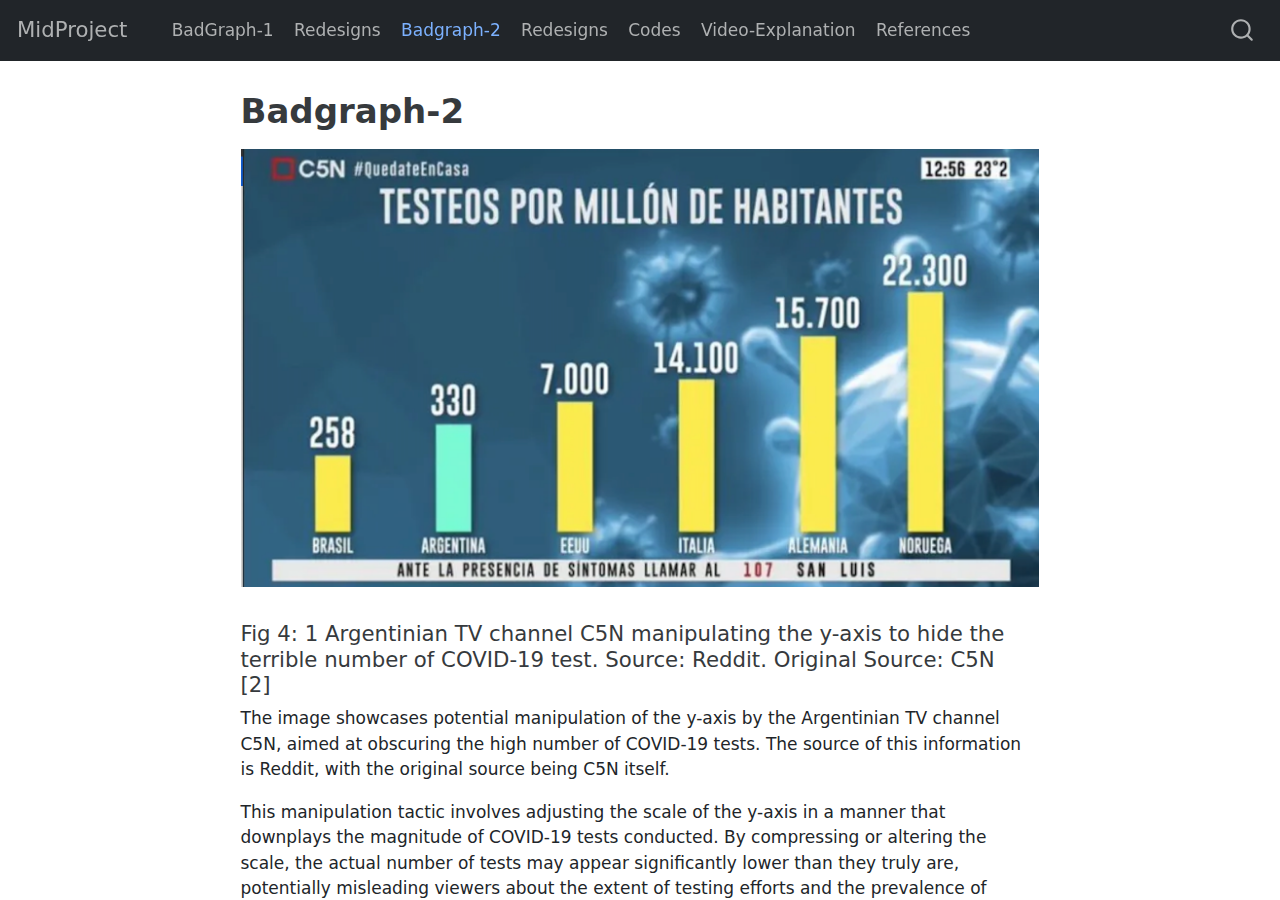
<file: docs/index.html>
<html xmlns="http://www.w3.org/1999/xhtml">    
  <head>      
    <title>Redirect to badgraph-2.html</title>      
    <meta http-equiv="refresh" content="0;URL='badgraph-2.html'" />    
  </head>    
  <body> 
  </body>  
</html>
</file>
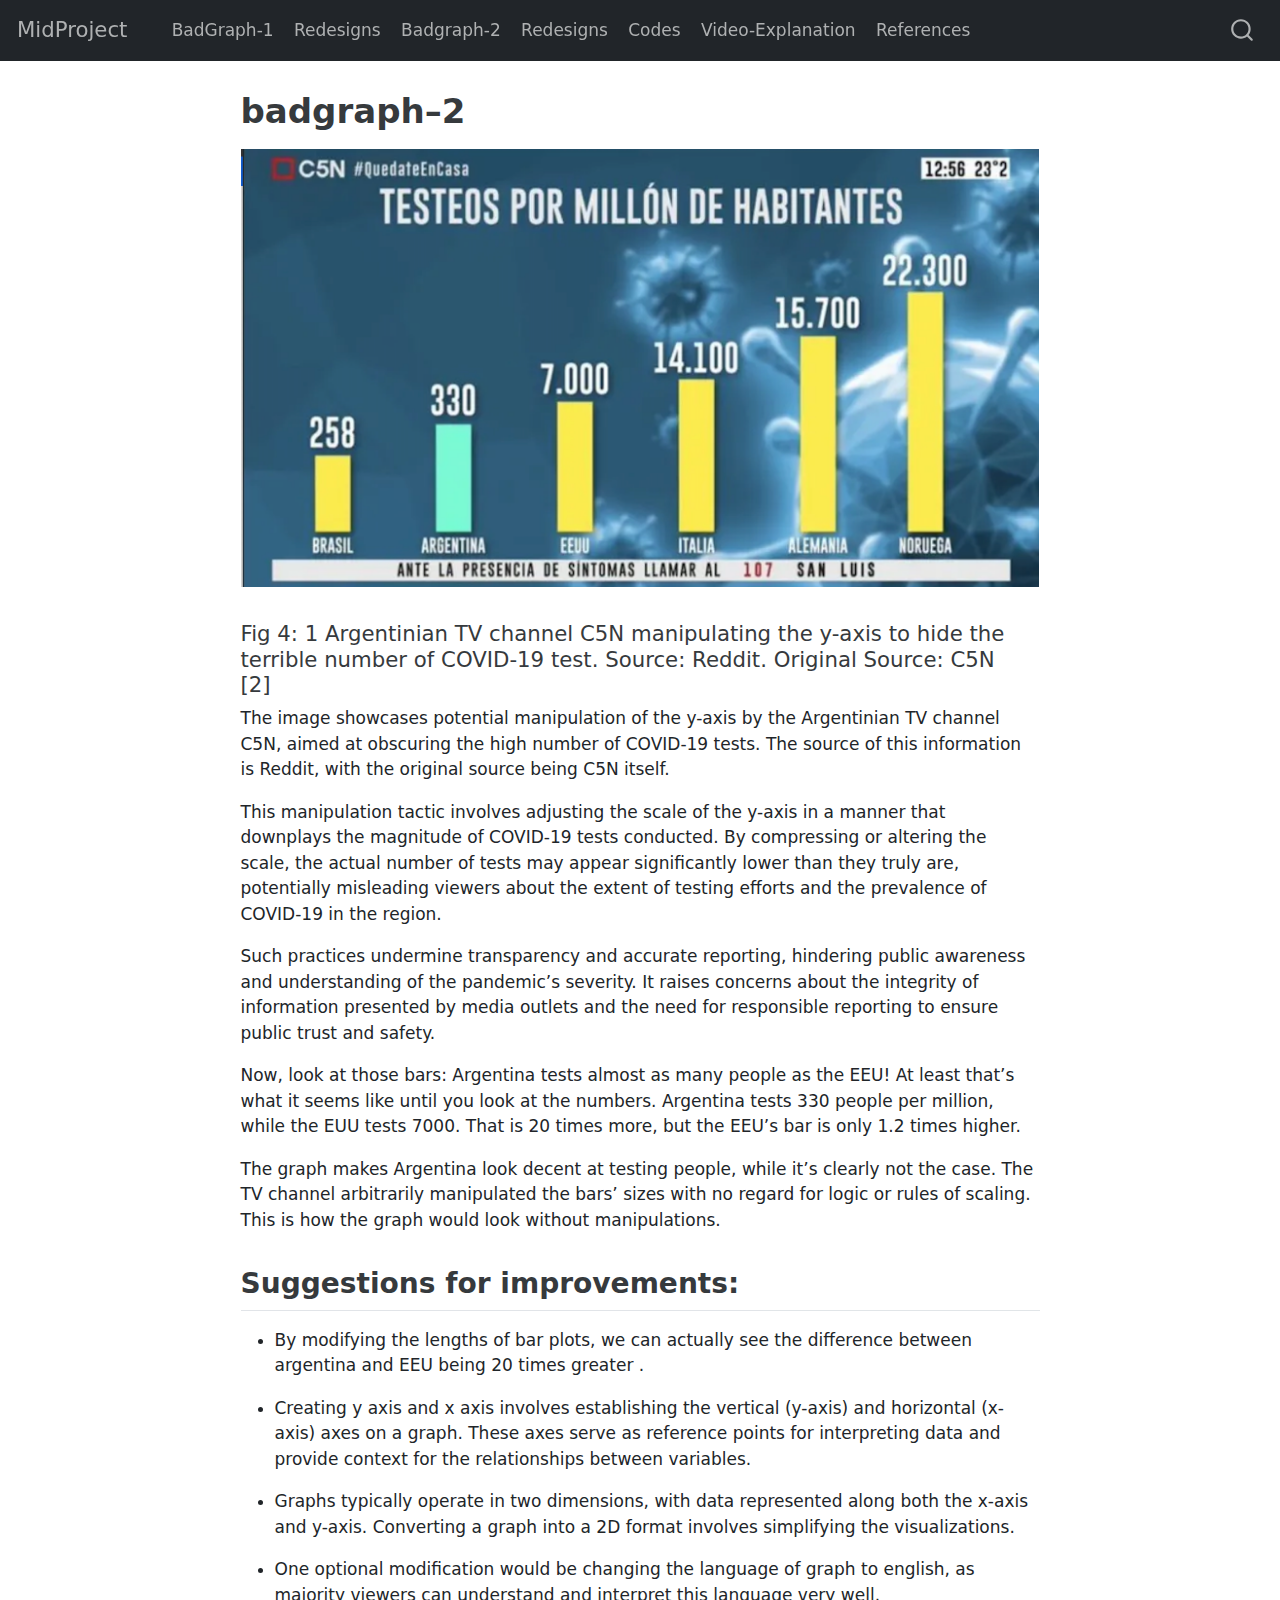
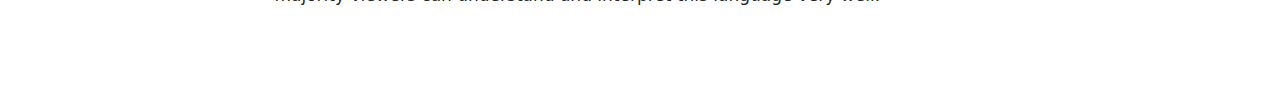
<file: docs/badgraph--2.html>
<!DOCTYPE html>
<html xmlns="http://www.w3.org/1999/xhtml" lang="en" xml:lang="en"><head>

<meta charset="utf-8">
<meta name="generator" content="quarto-1.3.353">

<meta name="viewport" content="width=device-width, initial-scale=1.0, user-scalable=yes">


<title>MidProject - badgraph–2</title>
<style>
code{white-space: pre-wrap;}
span.smallcaps{font-variant: small-caps;}
div.columns{display: flex; gap: min(4vw, 1.5em);}
div.column{flex: auto; overflow-x: auto;}
div.hanging-indent{margin-left: 1.5em; text-indent: -1.5em;}
ul.task-list{list-style: none;}
ul.task-list li input[type="checkbox"] {
  width: 0.8em;
  margin: 0 0.8em 0.2em -1em; /* quarto-specific, see https://github.com/quarto-dev/quarto-cli/issues/4556 */ 
  vertical-align: middle;
}
</style>


<script src="site_libs/quarto-nav/quarto-nav.js"></script>
<script src="site_libs/quarto-nav/headroom.min.js"></script>
<script src="site_libs/clipboard/clipboard.min.js"></script>
<script src="site_libs/quarto-search/autocomplete.umd.js"></script>
<script src="site_libs/quarto-search/fuse.min.js"></script>
<script src="site_libs/quarto-search/quarto-search.js"></script>
<meta name="quarto:offset" content="./">
<script src="site_libs/quarto-html/quarto.js"></script>
<script src="site_libs/quarto-html/popper.min.js"></script>
<script src="site_libs/quarto-html/tippy.umd.min.js"></script>
<script src="site_libs/quarto-html/anchor.min.js"></script>
<link href="site_libs/quarto-html/tippy.css" rel="stylesheet">
<link href="site_libs/quarto-html/quarto-syntax-highlighting.css" rel="stylesheet" id="quarto-text-highlighting-styles">
<script src="site_libs/bootstrap/bootstrap.min.js"></script>
<link href="site_libs/bootstrap/bootstrap-icons.css" rel="stylesheet">
<link href="site_libs/bootstrap/bootstrap.min.css" rel="stylesheet" id="quarto-bootstrap" data-mode="light">
<script id="quarto-search-options" type="application/json">{
  "location": "navbar",
  "copy-button": false,
  "collapse-after": 3,
  "panel-placement": "end",
  "type": "overlay",
  "limit": 20,
  "language": {
    "search-no-results-text": "No results",
    "search-matching-documents-text": "matching documents",
    "search-copy-link-title": "Copy link to search",
    "search-hide-matches-text": "Hide additional matches",
    "search-more-match-text": "more match in this document",
    "search-more-matches-text": "more matches in this document",
    "search-clear-button-title": "Clear",
    "search-detached-cancel-button-title": "Cancel",
    "search-submit-button-title": "Submit"
  }
}</script>


</head>

<body class="nav-fixed fullcontent">

<div id="quarto-search-results"></div>
  <header id="quarto-header" class="headroom fixed-top">
    <nav class="navbar navbar-expand-lg navbar-dark ">
      <div class="navbar-container container-fluid">
      <div class="navbar-brand-container">
    <a class="navbar-brand" href="./index.html">
    <span class="navbar-title">MidProject</span>
    </a>
  </div>
            <div id="quarto-search" class="" title="Search"></div>
          <button class="navbar-toggler" type="button" data-bs-toggle="collapse" data-bs-target="#navbarCollapse" aria-controls="navbarCollapse" aria-expanded="false" aria-label="Toggle navigation" onclick="if (window.quartoToggleHeadroom) { window.quartoToggleHeadroom(); }">
  <span class="navbar-toggler-icon"></span>
</button>
          <div class="collapse navbar-collapse" id="navbarCollapse">
            <ul class="navbar-nav navbar-nav-scroll me-auto">
  <li class="nav-item">
    <a class="nav-link" href="./badgraph-1.html" rel="" target="">
 <span class="menu-text">BadGraph-1</span></a>
  </li>  
  <li class="nav-item">
    <a class="nav-link" href="./redesign-1.html" rel="" target="">
 <span class="menu-text">Redesigns</span></a>
  </li>  
  <li class="nav-item">
    <a class="nav-link" href="./badgraph-2.html" rel="" target="">
 <span class="menu-text">Badgraph-2</span></a>
  </li>  
  <li class="nav-item">
    <a class="nav-link" href="./redesign-2.html" rel="" target="">
 <span class="menu-text">Redesigns</span></a>
  </li>  
  <li class="nav-item">
    <a class="nav-link" href="./code.html" rel="" target="">
 <span class="menu-text">Codes</span></a>
  </li>  
  <li class="nav-item">
    <a class="nav-link" href="./video-explanation.html" rel="" target="">
 <span class="menu-text">Video-Explanation</span></a>
  </li>  
  <li class="nav-item">
    <a class="nav-link" href="./references.html" rel="" target="">
 <span class="menu-text">References</span></a>
  </li>  
</ul>
            <div class="quarto-navbar-tools ms-auto">
</div>
          </div> <!-- /navcollapse -->
      </div> <!-- /container-fluid -->
    </nav>
</header>
<!-- content -->
<div id="quarto-content" class="quarto-container page-columns page-rows-contents page-layout-article page-navbar">
<!-- sidebar -->
<!-- margin-sidebar -->
    
<!-- main -->
<main class="content" id="quarto-document-content">

<header id="title-block-header" class="quarto-title-block default">
<div class="quarto-title">
<h1 class="title">badgraph–2</h1>
</div>



<div class="quarto-title-meta">

    
  
    
  </div>
  

</header>

<div class="quarto-figure quarto-figure-center">
<figure class="figure">
<p><img src="images/Screenshot 2024-03-10 at 2.14.45 PM-01.png" class="img-fluid figure-img"></p>
</figure>
</div>
<section id="fig-4-1-argentinian-tv-channel-c5n-manipulating-the-y-axis-to-hide-the-terrible-number-of-covid-19-test.-source-reddit.-original-source-c5n-2" class="level4">
<h4 class="anchored" data-anchor-id="fig-4-1-argentinian-tv-channel-c5n-manipulating-the-y-axis-to-hide-the-terrible-number-of-covid-19-test.-source-reddit.-original-source-c5n-2">Fig 4: 1 Argentinian TV channel C5N manipulating the y-axis to hide the terrible number of COVID-19 test. Source: Reddit. Original Source: C5N [2]</h4>
<p>The image showcases potential manipulation of the y-axis by the Argentinian TV channel C5N, aimed at obscuring the high number of COVID-19 tests. The source of this information is Reddit, with the original source being C5N itself.</p>
<p>This manipulation tactic involves adjusting the scale of the y-axis in a manner that downplays the magnitude of COVID-19 tests conducted. By compressing or altering the scale, the actual number of tests may appear significantly lower than they truly are, potentially misleading viewers about the extent of testing efforts and the prevalence of COVID-19 in the region.</p>
<p>Such practices undermine transparency and accurate reporting, hindering public awareness and understanding of the pandemic’s severity. It raises concerns about the integrity of information presented by media outlets and the need for responsible reporting to ensure public trust and safety.</p>
<p>Now, look at those bars: Argentina tests almost as many people as the EEU! At least that’s what it seems like until you look at the numbers. Argentina tests 330 people per million, while the EUU tests 7000. That is 20 times more, but the EEU’s bar is only 1.2 times higher.</p>
<p>The graph makes Argentina look decent at testing people, while it’s clearly not the case. The TV channel arbitrarily manipulated the bars’ sizes with no regard for logic or rules of scaling. This is how the graph would look without manipulations.</p>
</section>
<section id="suggestions-for-improvements" class="level2">
<h2 class="anchored" data-anchor-id="suggestions-for-improvements">Suggestions for improvements:</h2>
<ul>
<li><p>By modifying the lengths of bar plots, we can actually see the difference between argentina and EEU being 20 times greater .</p></li>
<li><p>Creating y axis and x axis involves establishing the vertical (y-axis) and horizontal (x-axis) axes on a graph. These axes serve as reference points for interpreting data and provide context for the relationships between variables.</p></li>
<li><p>Graphs typically operate in two dimensions, with data represented along both the x-axis and y-axis. Converting a graph into a 2D format involves simplifying the visualizations.</p></li>
<li><p>One optional modification would be changing the language of graph to english, as majority viewers can understand and interpret this language very well.</p></li>
</ul>


</section>

</main> <!-- /main -->
<script id="quarto-html-after-body" type="application/javascript">
window.document.addEventListener("DOMContentLoaded", function (event) {
  const toggleBodyColorMode = (bsSheetEl) => {
    const mode = bsSheetEl.getAttribute("data-mode");
    const bodyEl = window.document.querySelector("body");
    if (mode === "dark") {
      bodyEl.classList.add("quarto-dark");
      bodyEl.classList.remove("quarto-light");
    } else {
      bodyEl.classList.add("quarto-light");
      bodyEl.classList.remove("quarto-dark");
    }
  }
  const toggleBodyColorPrimary = () => {
    const bsSheetEl = window.document.querySelector("link#quarto-bootstrap");
    if (bsSheetEl) {
      toggleBodyColorMode(bsSheetEl);
    }
  }
  toggleBodyColorPrimary();  
  const icon = "";
  const anchorJS = new window.AnchorJS();
  anchorJS.options = {
    placement: 'right',
    icon: icon
  };
  anchorJS.add('.anchored');
  const isCodeAnnotation = (el) => {
    for (const clz of el.classList) {
      if (clz.startsWith('code-annotation-')) {                     
        return true;
      }
    }
    return false;
  }
  const clipboard = new window.ClipboardJS('.code-copy-button', {
    text: function(trigger) {
      const codeEl = trigger.previousElementSibling.cloneNode(true);
      for (const childEl of codeEl.children) {
        if (isCodeAnnotation(childEl)) {
          childEl.remove();
        }
      }
      return codeEl.innerText;
    }
  });
  clipboard.on('success', function(e) {
    // button target
    const button = e.trigger;
    // don't keep focus
    button.blur();
    // flash "checked"
    button.classList.add('code-copy-button-checked');
    var currentTitle = button.getAttribute("title");
    button.setAttribute("title", "Copied!");
    let tooltip;
    if (window.bootstrap) {
      button.setAttribute("data-bs-toggle", "tooltip");
      button.setAttribute("data-bs-placement", "left");
      button.setAttribute("data-bs-title", "Copied!");
      tooltip = new bootstrap.Tooltip(button, 
        { trigger: "manual", 
          customClass: "code-copy-button-tooltip",
          offset: [0, -8]});
      tooltip.show();    
    }
    setTimeout(function() {
      if (tooltip) {
        tooltip.hide();
        button.removeAttribute("data-bs-title");
        button.removeAttribute("data-bs-toggle");
        button.removeAttribute("data-bs-placement");
      }
      button.setAttribute("title", currentTitle);
      button.classList.remove('code-copy-button-checked');
    }, 1000);
    // clear code selection
    e.clearSelection();
  });
  function tippyHover(el, contentFn) {
    const config = {
      allowHTML: true,
      content: contentFn,
      maxWidth: 500,
      delay: 100,
      arrow: false,
      appendTo: function(el) {
          return el.parentElement;
      },
      interactive: true,
      interactiveBorder: 10,
      theme: 'quarto',
      placement: 'bottom-start'
    };
    window.tippy(el, config); 
  }
  const noterefs = window.document.querySelectorAll('a[role="doc-noteref"]');
  for (var i=0; i<noterefs.length; i++) {
    const ref = noterefs[i];
    tippyHover(ref, function() {
      // use id or data attribute instead here
      let href = ref.getAttribute('data-footnote-href') || ref.getAttribute('href');
      try { href = new URL(href).hash; } catch {}
      const id = href.replace(/^#\/?/, "");
      const note = window.document.getElementById(id);
      return note.innerHTML;
    });
  }
      let selectedAnnoteEl;
      const selectorForAnnotation = ( cell, annotation) => {
        let cellAttr = 'data-code-cell="' + cell + '"';
        let lineAttr = 'data-code-annotation="' +  annotation + '"';
        const selector = 'span[' + cellAttr + '][' + lineAttr + ']';
        return selector;
      }
      const selectCodeLines = (annoteEl) => {
        const doc = window.document;
        const targetCell = annoteEl.getAttribute("data-target-cell");
        const targetAnnotation = annoteEl.getAttribute("data-target-annotation");
        const annoteSpan = window.document.querySelector(selectorForAnnotation(targetCell, targetAnnotation));
        const lines = annoteSpan.getAttribute("data-code-lines").split(",");
        const lineIds = lines.map((line) => {
          return targetCell + "-" + line;
        })
        let top = null;
        let height = null;
        let parent = null;
        if (lineIds.length > 0) {
            //compute the position of the single el (top and bottom and make a div)
            const el = window.document.getElementById(lineIds[0]);
            top = el.offsetTop;
            height = el.offsetHeight;
            parent = el.parentElement.parentElement;
          if (lineIds.length > 1) {
            const lastEl = window.document.getElementById(lineIds[lineIds.length - 1]);
            const bottom = lastEl.offsetTop + lastEl.offsetHeight;
            height = bottom - top;
          }
          if (top !== null && height !== null && parent !== null) {
            // cook up a div (if necessary) and position it 
            let div = window.document.getElementById("code-annotation-line-highlight");
            if (div === null) {
              div = window.document.createElement("div");
              div.setAttribute("id", "code-annotation-line-highlight");
              div.style.position = 'absolute';
              parent.appendChild(div);
            }
            div.style.top = top - 2 + "px";
            div.style.height = height + 4 + "px";
            let gutterDiv = window.document.getElementById("code-annotation-line-highlight-gutter");
            if (gutterDiv === null) {
              gutterDiv = window.document.createElement("div");
              gutterDiv.setAttribute("id", "code-annotation-line-highlight-gutter");
              gutterDiv.style.position = 'absolute';
              const codeCell = window.document.getElementById(targetCell);
              const gutter = codeCell.querySelector('.code-annotation-gutter');
              gutter.appendChild(gutterDiv);
            }
            gutterDiv.style.top = top - 2 + "px";
            gutterDiv.style.height = height + 4 + "px";
          }
          selectedAnnoteEl = annoteEl;
        }
      };
      const unselectCodeLines = () => {
        const elementsIds = ["code-annotation-line-highlight", "code-annotation-line-highlight-gutter"];
        elementsIds.forEach((elId) => {
          const div = window.document.getElementById(elId);
          if (div) {
            div.remove();
          }
        });
        selectedAnnoteEl = undefined;
      };
      // Attach click handler to the DT
      const annoteDls = window.document.querySelectorAll('dt[data-target-cell]');
      for (const annoteDlNode of annoteDls) {
        annoteDlNode.addEventListener('click', (event) => {
          const clickedEl = event.target;
          if (clickedEl !== selectedAnnoteEl) {
            unselectCodeLines();
            const activeEl = window.document.querySelector('dt[data-target-cell].code-annotation-active');
            if (activeEl) {
              activeEl.classList.remove('code-annotation-active');
            }
            selectCodeLines(clickedEl);
            clickedEl.classList.add('code-annotation-active');
          } else {
            // Unselect the line
            unselectCodeLines();
            clickedEl.classList.remove('code-annotation-active');
          }
        });
      }
  const findCites = (el) => {
    const parentEl = el.parentElement;
    if (parentEl) {
      const cites = parentEl.dataset.cites;
      if (cites) {
        return {
          el,
          cites: cites.split(' ')
        };
      } else {
        return findCites(el.parentElement)
      }
    } else {
      return undefined;
    }
  };
  var bibliorefs = window.document.querySelectorAll('a[role="doc-biblioref"]');
  for (var i=0; i<bibliorefs.length; i++) {
    const ref = bibliorefs[i];
    const citeInfo = findCites(ref);
    if (citeInfo) {
      tippyHover(citeInfo.el, function() {
        var popup = window.document.createElement('div');
        citeInfo.cites.forEach(function(cite) {
          var citeDiv = window.document.createElement('div');
          citeDiv.classList.add('hanging-indent');
          citeDiv.classList.add('csl-entry');
          var biblioDiv = window.document.getElementById('ref-' + cite);
          if (biblioDiv) {
            citeDiv.innerHTML = biblioDiv.innerHTML;
          }
          popup.appendChild(citeDiv);
        });
        return popup.innerHTML;
      });
    }
  }
});
</script>
</div> <!-- /content -->



</body></html>
</file>
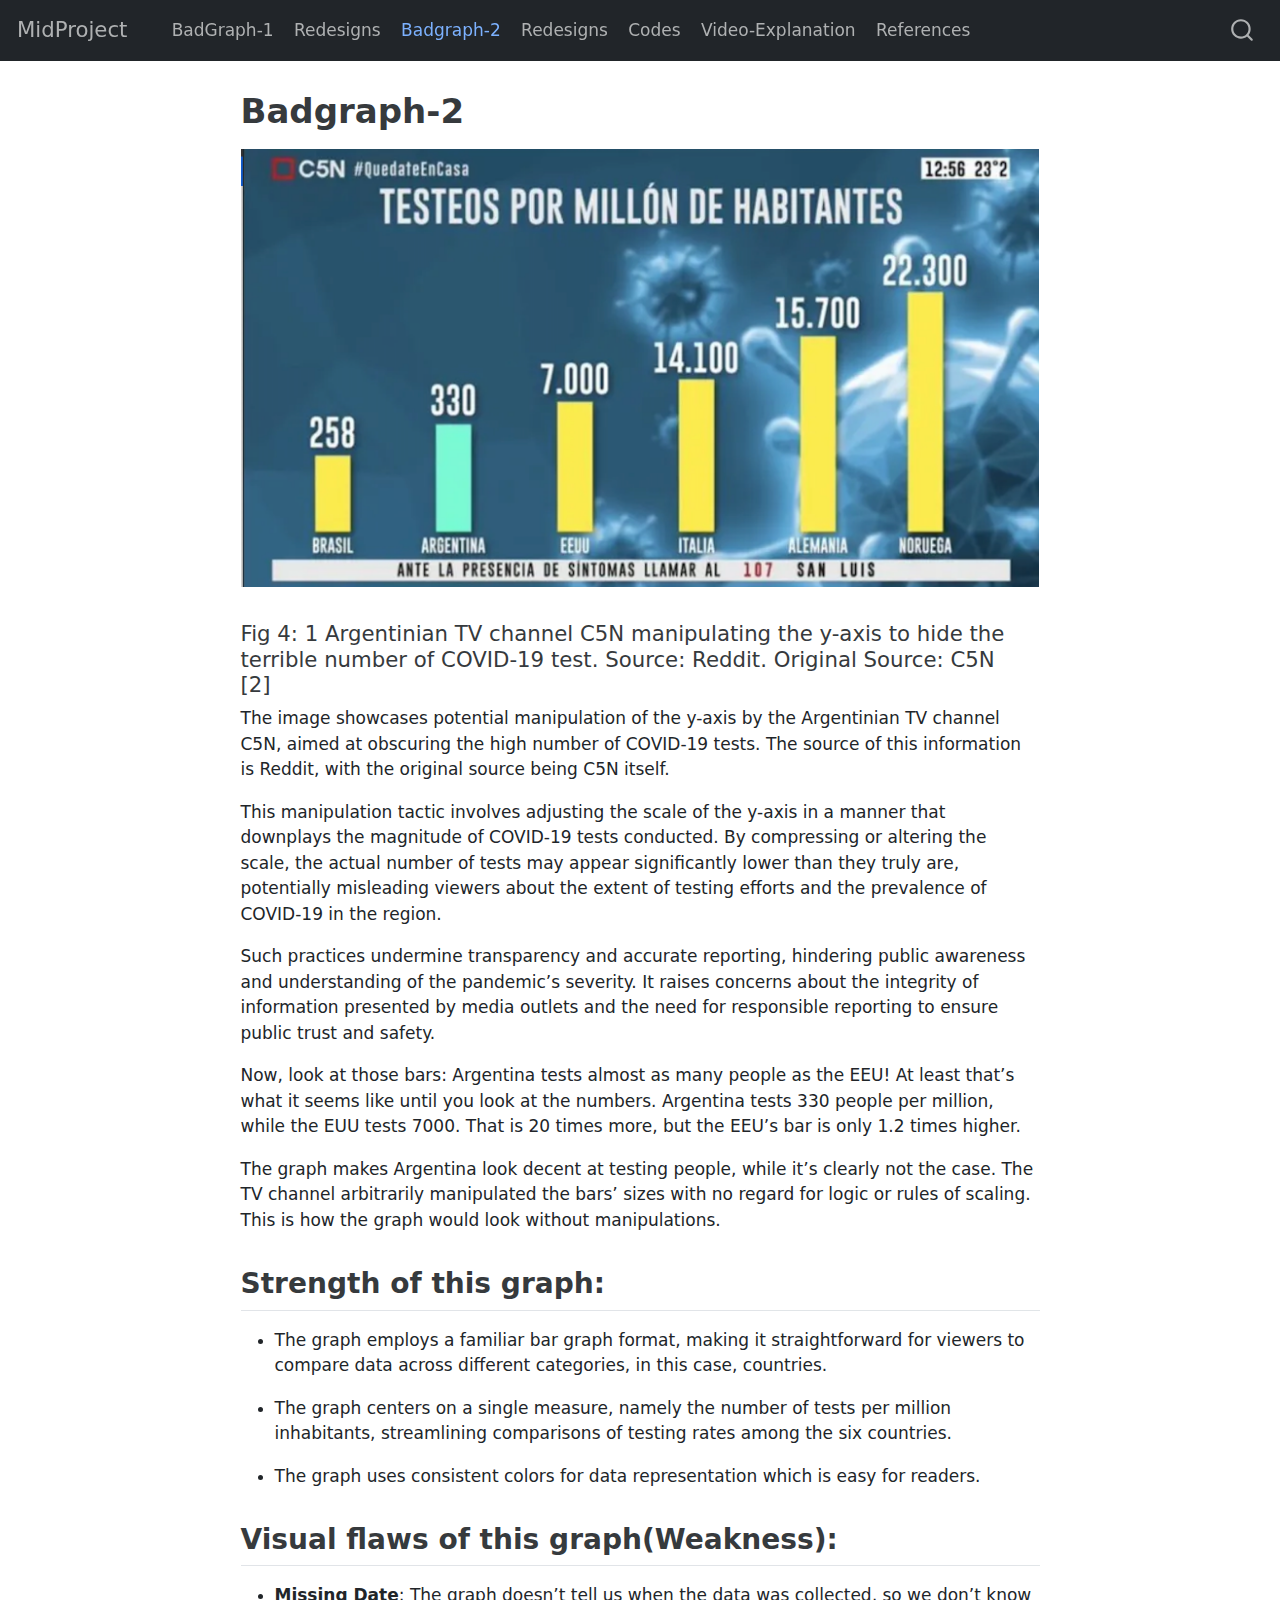
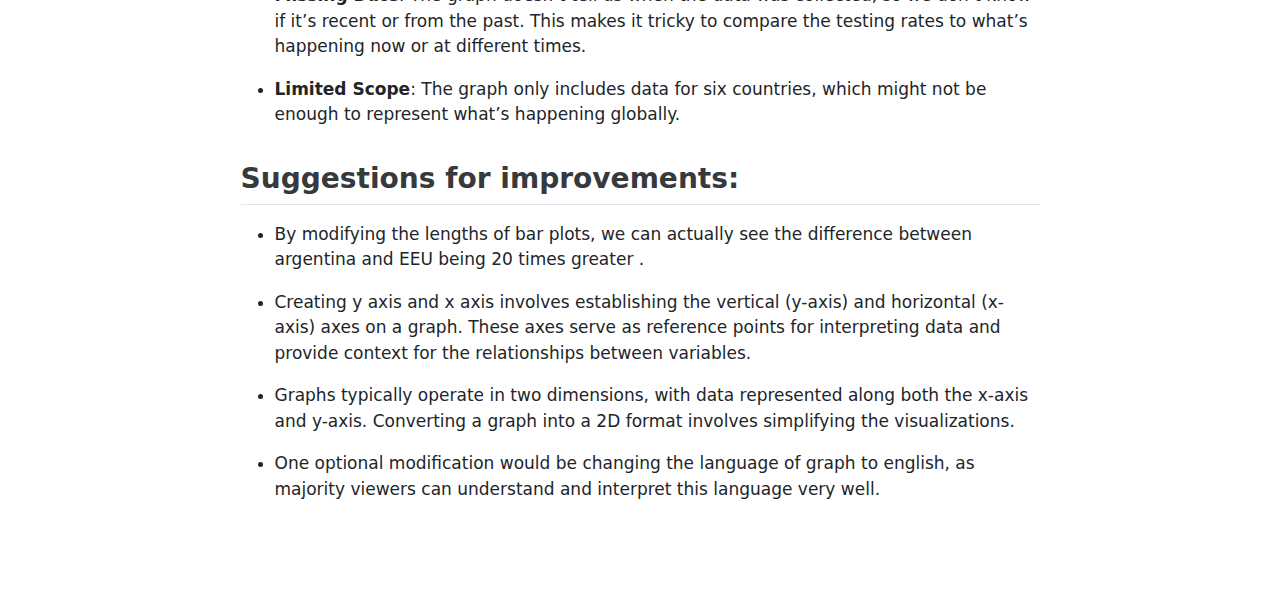
<file: docs/badgraph-2.html>
<!DOCTYPE html>
<html xmlns="http://www.w3.org/1999/xhtml" lang="en" xml:lang="en"><head>

<meta charset="utf-8">
<meta name="generator" content="quarto-1.3.353">

<meta name="viewport" content="width=device-width, initial-scale=1.0, user-scalable=yes">


<title>MidProject - Badgraph-2</title>
<style>
code{white-space: pre-wrap;}
span.smallcaps{font-variant: small-caps;}
div.columns{display: flex; gap: min(4vw, 1.5em);}
div.column{flex: auto; overflow-x: auto;}
div.hanging-indent{margin-left: 1.5em; text-indent: -1.5em;}
ul.task-list{list-style: none;}
ul.task-list li input[type="checkbox"] {
  width: 0.8em;
  margin: 0 0.8em 0.2em -1em; /* quarto-specific, see https://github.com/quarto-dev/quarto-cli/issues/4556 */ 
  vertical-align: middle;
}
</style>


<script src="site_libs/quarto-nav/quarto-nav.js"></script>
<script src="site_libs/quarto-nav/headroom.min.js"></script>
<script src="site_libs/clipboard/clipboard.min.js"></script>
<script src="site_libs/quarto-search/autocomplete.umd.js"></script>
<script src="site_libs/quarto-search/fuse.min.js"></script>
<script src="site_libs/quarto-search/quarto-search.js"></script>
<meta name="quarto:offset" content="./">
<script src="site_libs/quarto-html/quarto.js"></script>
<script src="site_libs/quarto-html/popper.min.js"></script>
<script src="site_libs/quarto-html/tippy.umd.min.js"></script>
<script src="site_libs/quarto-html/anchor.min.js"></script>
<link href="site_libs/quarto-html/tippy.css" rel="stylesheet">
<link href="site_libs/quarto-html/quarto-syntax-highlighting.css" rel="stylesheet" id="quarto-text-highlighting-styles">
<script src="site_libs/bootstrap/bootstrap.min.js"></script>
<link href="site_libs/bootstrap/bootstrap-icons.css" rel="stylesheet">
<link href="site_libs/bootstrap/bootstrap.min.css" rel="stylesheet" id="quarto-bootstrap" data-mode="light">
<script id="quarto-search-options" type="application/json">{
  "location": "navbar",
  "copy-button": false,
  "collapse-after": 3,
  "panel-placement": "end",
  "type": "overlay",
  "limit": 20,
  "language": {
    "search-no-results-text": "No results",
    "search-matching-documents-text": "matching documents",
    "search-copy-link-title": "Copy link to search",
    "search-hide-matches-text": "Hide additional matches",
    "search-more-match-text": "more match in this document",
    "search-more-matches-text": "more matches in this document",
    "search-clear-button-title": "Clear",
    "search-detached-cancel-button-title": "Cancel",
    "search-submit-button-title": "Submit"
  }
}</script>


</head>

<body class="nav-fixed fullcontent">

<div id="quarto-search-results"></div>
  <header id="quarto-header" class="headroom fixed-top">
    <nav class="navbar navbar-expand-lg navbar-dark ">
      <div class="navbar-container container-fluid">
      <div class="navbar-brand-container">
    <a class="navbar-brand" href="./index.html">
    <span class="navbar-title">MidProject</span>
    </a>
  </div>
            <div id="quarto-search" class="" title="Search"></div>
          <button class="navbar-toggler" type="button" data-bs-toggle="collapse" data-bs-target="#navbarCollapse" aria-controls="navbarCollapse" aria-expanded="false" aria-label="Toggle navigation" onclick="if (window.quartoToggleHeadroom) { window.quartoToggleHeadroom(); }">
  <span class="navbar-toggler-icon"></span>
</button>
          <div class="collapse navbar-collapse" id="navbarCollapse">
            <ul class="navbar-nav navbar-nav-scroll me-auto">
  <li class="nav-item">
    <a class="nav-link" href="./badgraph-1.html" rel="" target="">
 <span class="menu-text">BadGraph-1</span></a>
  </li>  
  <li class="nav-item">
    <a class="nav-link" href="./redesign-1.html" rel="" target="">
 <span class="menu-text">Redesigns</span></a>
  </li>  
  <li class="nav-item">
    <a class="nav-link active" href="./badgraph-2.html" rel="" target="" aria-current="page">
 <span class="menu-text">Badgraph-2</span></a>
  </li>  
  <li class="nav-item">
    <a class="nav-link" href="./redesign-2.html" rel="" target="">
 <span class="menu-text">Redesigns</span></a>
  </li>  
  <li class="nav-item">
    <a class="nav-link" href="./code.html" rel="" target="">
 <span class="menu-text">Codes</span></a>
  </li>  
  <li class="nav-item">
    <a class="nav-link" href="./video-explanation.html" rel="" target="">
 <span class="menu-text">Video-Explanation</span></a>
  </li>  
  <li class="nav-item">
    <a class="nav-link" href="./references.html" rel="" target="">
 <span class="menu-text">References</span></a>
  </li>  
</ul>
            <div class="quarto-navbar-tools ms-auto">
</div>
          </div> <!-- /navcollapse -->
      </div> <!-- /container-fluid -->
    </nav>
</header>
<!-- content -->
<div id="quarto-content" class="quarto-container page-columns page-rows-contents page-layout-article page-navbar">
<!-- sidebar -->
<!-- margin-sidebar -->
    
<!-- main -->
<main class="content" id="quarto-document-content">

<header id="title-block-header" class="quarto-title-block default">
<div class="quarto-title">
<h1 class="title">Badgraph-2</h1>
</div>



<div class="quarto-title-meta">

    
  
    
  </div>
  

</header>

<div class="quarto-figure quarto-figure-center">
<figure class="figure">
<p><img src="images/Screenshot 2024-03-10 at 2.14.45 PM-02.png" class="img-fluid figure-img"></p>
</figure>
</div>
<section id="fig-4-1-argentinian-tv-channel-c5n-manipulating-the-y-axis-to-hide-the-terrible-number-of-covid-19-test.-source-reddit.-original-source-c5n-2" class="level4">
<h4 class="anchored" data-anchor-id="fig-4-1-argentinian-tv-channel-c5n-manipulating-the-y-axis-to-hide-the-terrible-number-of-covid-19-test.-source-reddit.-original-source-c5n-2">Fig 4: 1 Argentinian TV channel C5N manipulating the y-axis to hide the terrible number of COVID-19 test. Source: Reddit. Original Source: C5N [2]</h4>
<p>The image showcases potential manipulation of the y-axis by the Argentinian TV channel C5N, aimed at obscuring the high number of COVID-19 tests. The source of this information is Reddit, with the original source being C5N itself.</p>
<p>This manipulation tactic involves adjusting the scale of the y-axis in a manner that downplays the magnitude of COVID-19 tests conducted. By compressing or altering the scale, the actual number of tests may appear significantly lower than they truly are, potentially misleading viewers about the extent of testing efforts and the prevalence of COVID-19 in the region.</p>
<p>Such practices undermine transparency and accurate reporting, hindering public awareness and understanding of the pandemic’s severity. It raises concerns about the integrity of information presented by media outlets and the need for responsible reporting to ensure public trust and safety.</p>
<p>Now, look at those bars: Argentina tests almost as many people as the EEU! At least that’s what it seems like until you look at the numbers. Argentina tests 330 people per million, while the EUU tests 7000. That is 20 times more, but the EEU’s bar is only 1.2 times higher.</p>
<p>The graph makes Argentina look decent at testing people, while it’s clearly not the case. The TV channel arbitrarily manipulated the bars’ sizes with no regard for logic or rules of scaling. This is how the graph would look without manipulations.</p>
</section>
<section id="strength-of-this-graph" class="level2">
<h2 class="anchored" data-anchor-id="strength-of-this-graph">Strength of this graph:</h2>
<ul>
<li><p>The graph employs a familiar bar graph format, making it straightforward for viewers to compare data across different categories, in this case, countries.</p></li>
<li><p>The graph centers on a single measure, namely the number of tests per million inhabitants, streamlining comparisons of testing rates among the six countries.</p></li>
<li><p>The graph uses consistent colors for data representation which is easy for readers.</p></li>
</ul>
</section>
<section id="visual-flaws-of-this-graphweakness" class="level2">
<h2 class="anchored" data-anchor-id="visual-flaws-of-this-graphweakness">Visual flaws of this graph(Weakness):</h2>
<ul>
<li><p><strong>Missing Date</strong>: The graph doesn’t tell us when the data was collected, so we don’t know if it’s recent or from the past. This makes it tricky to compare the testing rates to what’s happening now or at different times.</p></li>
<li><p><strong>Limited Scope</strong>: The graph only includes data for six countries, which might not be enough to represent what’s happening globally.</p></li>
</ul>
</section>
<section id="suggestions-for-improvements" class="level2">
<h2 class="anchored" data-anchor-id="suggestions-for-improvements">Suggestions for improvements:</h2>
<ul>
<li><p>By modifying the lengths of bar plots, we can actually see the difference between argentina and EEU being 20 times greater .</p></li>
<li><p>Creating y axis and x axis involves establishing the vertical (y-axis) and horizontal (x-axis) axes on a graph. These axes serve as reference points for interpreting data and provide context for the relationships between variables.</p></li>
<li><p>Graphs typically operate in two dimensions, with data represented along both the x-axis and y-axis. Converting a graph into a 2D format involves simplifying the visualizations.</p></li>
<li><p>One optional modification would be changing the language of graph to english, as majority viewers can understand and interpret this language very well.</p></li>
</ul>


</section>

</main> <!-- /main -->
<script id="quarto-html-after-body" type="application/javascript">
window.document.addEventListener("DOMContentLoaded", function (event) {
  const toggleBodyColorMode = (bsSheetEl) => {
    const mode = bsSheetEl.getAttribute("data-mode");
    const bodyEl = window.document.querySelector("body");
    if (mode === "dark") {
      bodyEl.classList.add("quarto-dark");
      bodyEl.classList.remove("quarto-light");
    } else {
      bodyEl.classList.add("quarto-light");
      bodyEl.classList.remove("quarto-dark");
    }
  }
  const toggleBodyColorPrimary = () => {
    const bsSheetEl = window.document.querySelector("link#quarto-bootstrap");
    if (bsSheetEl) {
      toggleBodyColorMode(bsSheetEl);
    }
  }
  toggleBodyColorPrimary();  
  const icon = "";
  const anchorJS = new window.AnchorJS();
  anchorJS.options = {
    placement: 'right',
    icon: icon
  };
  anchorJS.add('.anchored');
  const isCodeAnnotation = (el) => {
    for (const clz of el.classList) {
      if (clz.startsWith('code-annotation-')) {                     
        return true;
      }
    }
    return false;
  }
  const clipboard = new window.ClipboardJS('.code-copy-button', {
    text: function(trigger) {
      const codeEl = trigger.previousElementSibling.cloneNode(true);
      for (const childEl of codeEl.children) {
        if (isCodeAnnotation(childEl)) {
          childEl.remove();
        }
      }
      return codeEl.innerText;
    }
  });
  clipboard.on('success', function(e) {
    // button target
    const button = e.trigger;
    // don't keep focus
    button.blur();
    // flash "checked"
    button.classList.add('code-copy-button-checked');
    var currentTitle = button.getAttribute("title");
    button.setAttribute("title", "Copied!");
    let tooltip;
    if (window.bootstrap) {
      button.setAttribute("data-bs-toggle", "tooltip");
      button.setAttribute("data-bs-placement", "left");
      button.setAttribute("data-bs-title", "Copied!");
      tooltip = new bootstrap.Tooltip(button, 
        { trigger: "manual", 
          customClass: "code-copy-button-tooltip",
          offset: [0, -8]});
      tooltip.show();    
    }
    setTimeout(function() {
      if (tooltip) {
        tooltip.hide();
        button.removeAttribute("data-bs-title");
        button.removeAttribute("data-bs-toggle");
        button.removeAttribute("data-bs-placement");
      }
      button.setAttribute("title", currentTitle);
      button.classList.remove('code-copy-button-checked');
    }, 1000);
    // clear code selection
    e.clearSelection();
  });
  function tippyHover(el, contentFn) {
    const config = {
      allowHTML: true,
      content: contentFn,
      maxWidth: 500,
      delay: 100,
      arrow: false,
      appendTo: function(el) {
          return el.parentElement;
      },
      interactive: true,
      interactiveBorder: 10,
      theme: 'quarto',
      placement: 'bottom-start'
    };
    window.tippy(el, config); 
  }
  const noterefs = window.document.querySelectorAll('a[role="doc-noteref"]');
  for (var i=0; i<noterefs.length; i++) {
    const ref = noterefs[i];
    tippyHover(ref, function() {
      // use id or data attribute instead here
      let href = ref.getAttribute('data-footnote-href') || ref.getAttribute('href');
      try { href = new URL(href).hash; } catch {}
      const id = href.replace(/^#\/?/, "");
      const note = window.document.getElementById(id);
      return note.innerHTML;
    });
  }
      let selectedAnnoteEl;
      const selectorForAnnotation = ( cell, annotation) => {
        let cellAttr = 'data-code-cell="' + cell + '"';
        let lineAttr = 'data-code-annotation="' +  annotation + '"';
        const selector = 'span[' + cellAttr + '][' + lineAttr + ']';
        return selector;
      }
      const selectCodeLines = (annoteEl) => {
        const doc = window.document;
        const targetCell = annoteEl.getAttribute("data-target-cell");
        const targetAnnotation = annoteEl.getAttribute("data-target-annotation");
        const annoteSpan = window.document.querySelector(selectorForAnnotation(targetCell, targetAnnotation));
        const lines = annoteSpan.getAttribute("data-code-lines").split(",");
        const lineIds = lines.map((line) => {
          return targetCell + "-" + line;
        })
        let top = null;
        let height = null;
        let parent = null;
        if (lineIds.length > 0) {
            //compute the position of the single el (top and bottom and make a div)
            const el = window.document.getElementById(lineIds[0]);
            top = el.offsetTop;
            height = el.offsetHeight;
            parent = el.parentElement.parentElement;
          if (lineIds.length > 1) {
            const lastEl = window.document.getElementById(lineIds[lineIds.length - 1]);
            const bottom = lastEl.offsetTop + lastEl.offsetHeight;
            height = bottom - top;
          }
          if (top !== null && height !== null && parent !== null) {
            // cook up a div (if necessary) and position it 
            let div = window.document.getElementById("code-annotation-line-highlight");
            if (div === null) {
              div = window.document.createElement("div");
              div.setAttribute("id", "code-annotation-line-highlight");
              div.style.position = 'absolute';
              parent.appendChild(div);
            }
            div.style.top = top - 2 + "px";
            div.style.height = height + 4 + "px";
            let gutterDiv = window.document.getElementById("code-annotation-line-highlight-gutter");
            if (gutterDiv === null) {
              gutterDiv = window.document.createElement("div");
              gutterDiv.setAttribute("id", "code-annotation-line-highlight-gutter");
              gutterDiv.style.position = 'absolute';
              const codeCell = window.document.getElementById(targetCell);
              const gutter = codeCell.querySelector('.code-annotation-gutter');
              gutter.appendChild(gutterDiv);
            }
            gutterDiv.style.top = top - 2 + "px";
            gutterDiv.style.height = height + 4 + "px";
          }
          selectedAnnoteEl = annoteEl;
        }
      };
      const unselectCodeLines = () => {
        const elementsIds = ["code-annotation-line-highlight", "code-annotation-line-highlight-gutter"];
        elementsIds.forEach((elId) => {
          const div = window.document.getElementById(elId);
          if (div) {
            div.remove();
          }
        });
        selectedAnnoteEl = undefined;
      };
      // Attach click handler to the DT
      const annoteDls = window.document.querySelectorAll('dt[data-target-cell]');
      for (const annoteDlNode of annoteDls) {
        annoteDlNode.addEventListener('click', (event) => {
          const clickedEl = event.target;
          if (clickedEl !== selectedAnnoteEl) {
            unselectCodeLines();
            const activeEl = window.document.querySelector('dt[data-target-cell].code-annotation-active');
            if (activeEl) {
              activeEl.classList.remove('code-annotation-active');
            }
            selectCodeLines(clickedEl);
            clickedEl.classList.add('code-annotation-active');
          } else {
            // Unselect the line
            unselectCodeLines();
            clickedEl.classList.remove('code-annotation-active');
          }
        });
      }
  const findCites = (el) => {
    const parentEl = el.parentElement;
    if (parentEl) {
      const cites = parentEl.dataset.cites;
      if (cites) {
        return {
          el,
          cites: cites.split(' ')
        };
      } else {
        return findCites(el.parentElement)
      }
    } else {
      return undefined;
    }
  };
  var bibliorefs = window.document.querySelectorAll('a[role="doc-biblioref"]');
  for (var i=0; i<bibliorefs.length; i++) {
    const ref = bibliorefs[i];
    const citeInfo = findCites(ref);
    if (citeInfo) {
      tippyHover(citeInfo.el, function() {
        var popup = window.document.createElement('div');
        citeInfo.cites.forEach(function(cite) {
          var citeDiv = window.document.createElement('div');
          citeDiv.classList.add('hanging-indent');
          citeDiv.classList.add('csl-entry');
          var biblioDiv = window.document.getElementById('ref-' + cite);
          if (biblioDiv) {
            citeDiv.innerHTML = biblioDiv.innerHTML;
          }
          popup.appendChild(citeDiv);
        });
        return popup.innerHTML;
      });
    }
  }
});
</script>
</div> <!-- /content -->



</body></html>
</file>
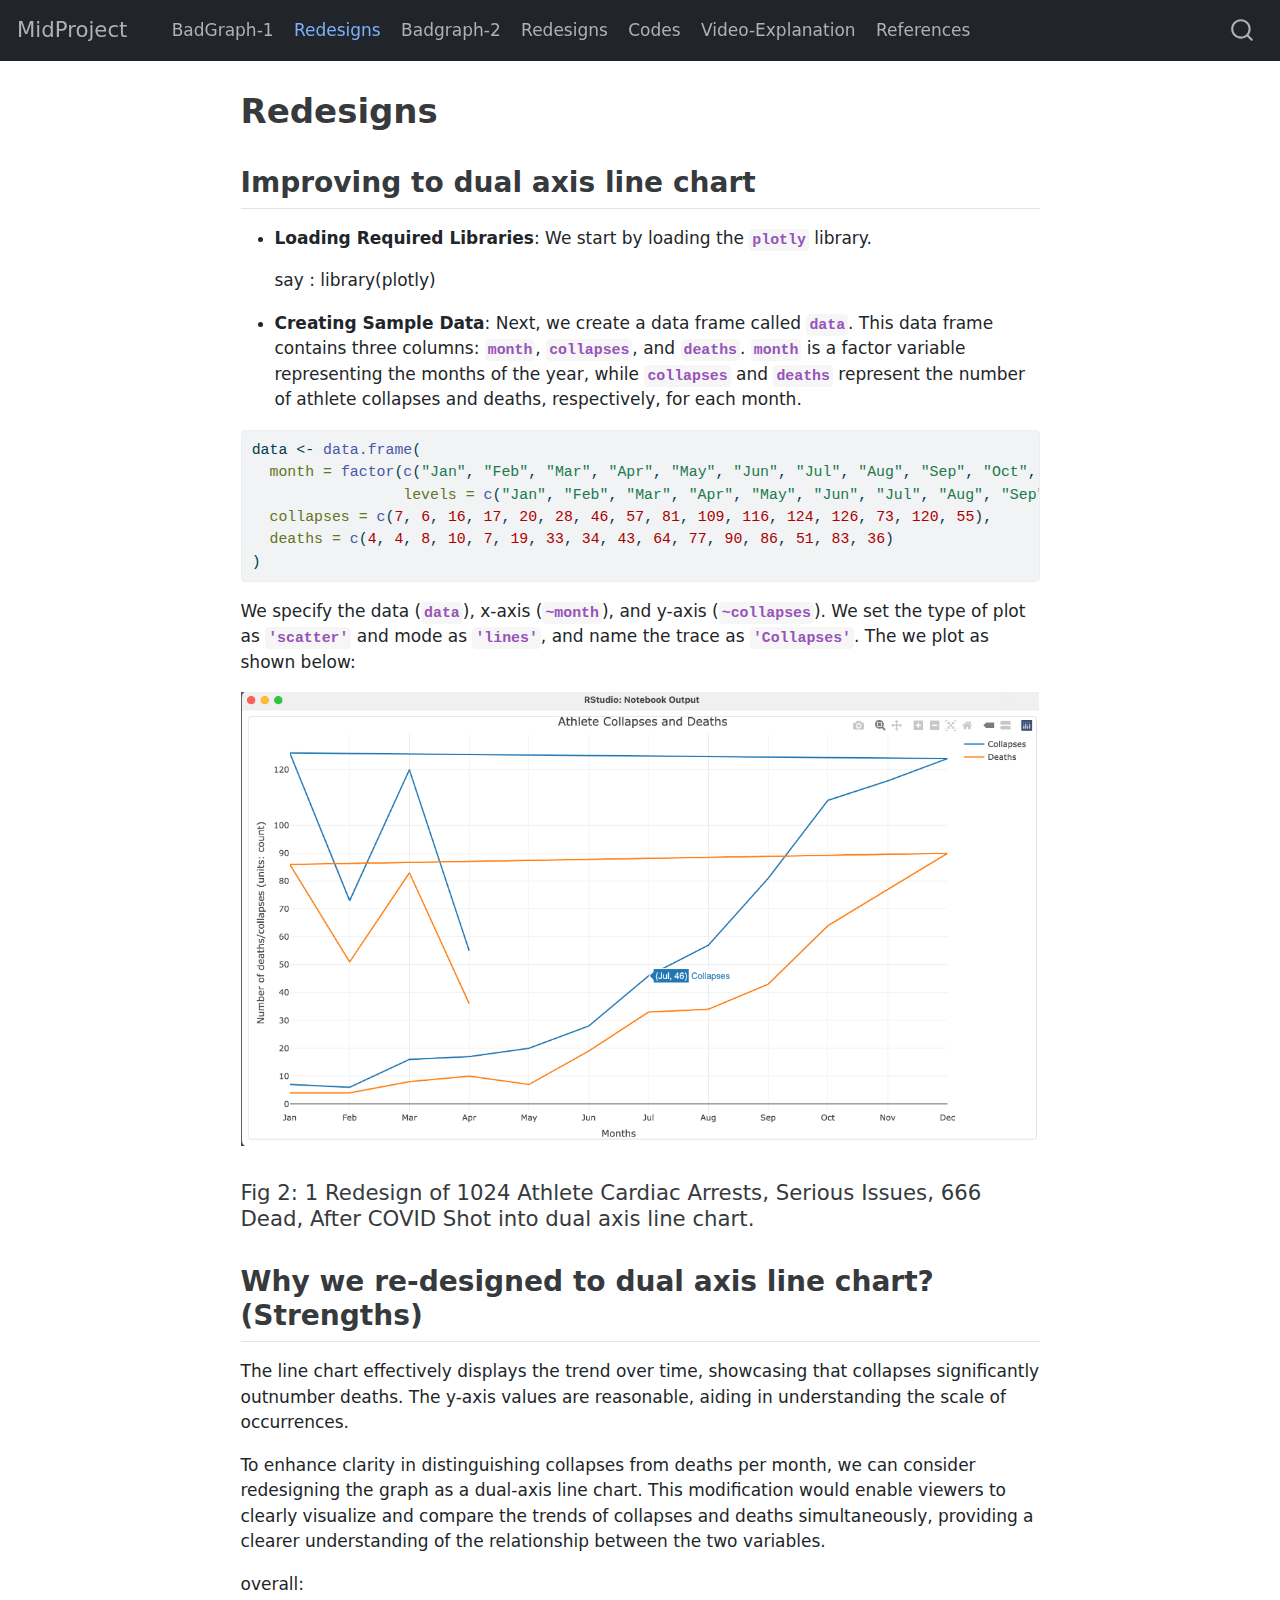
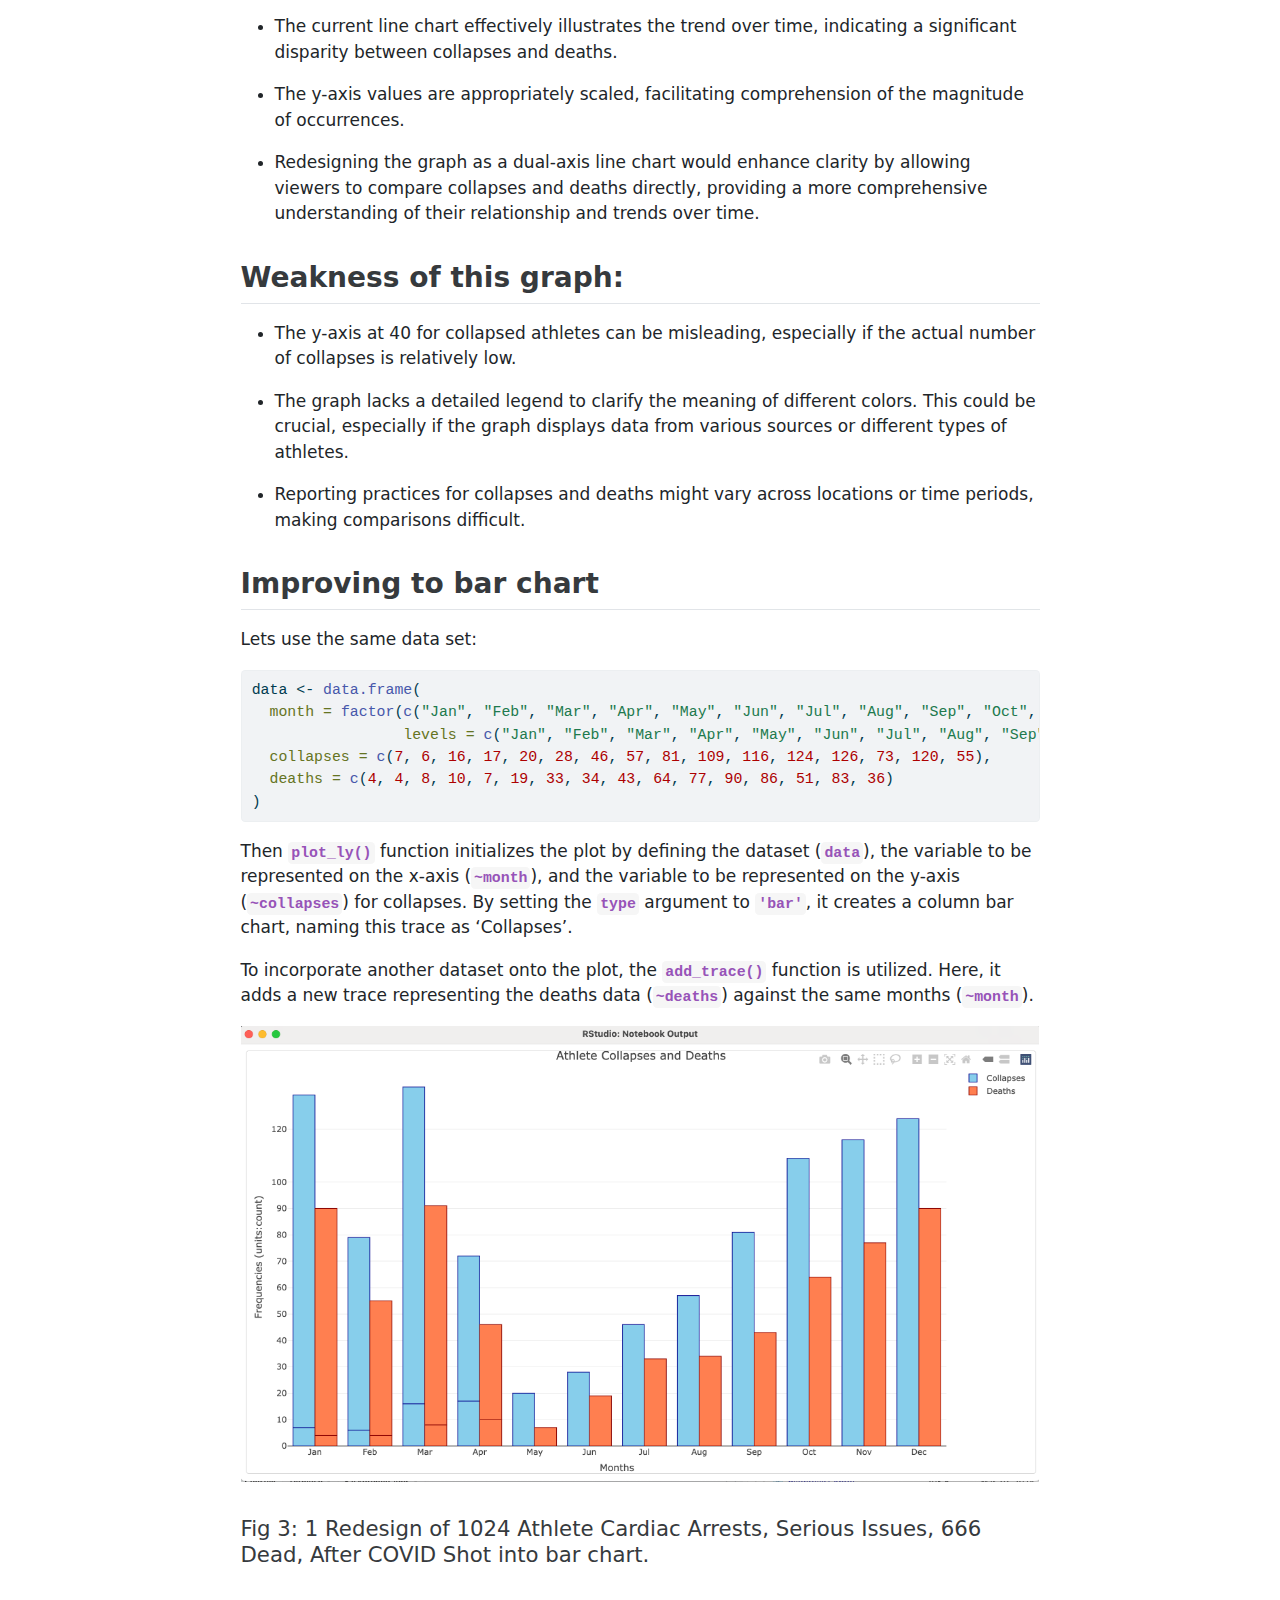
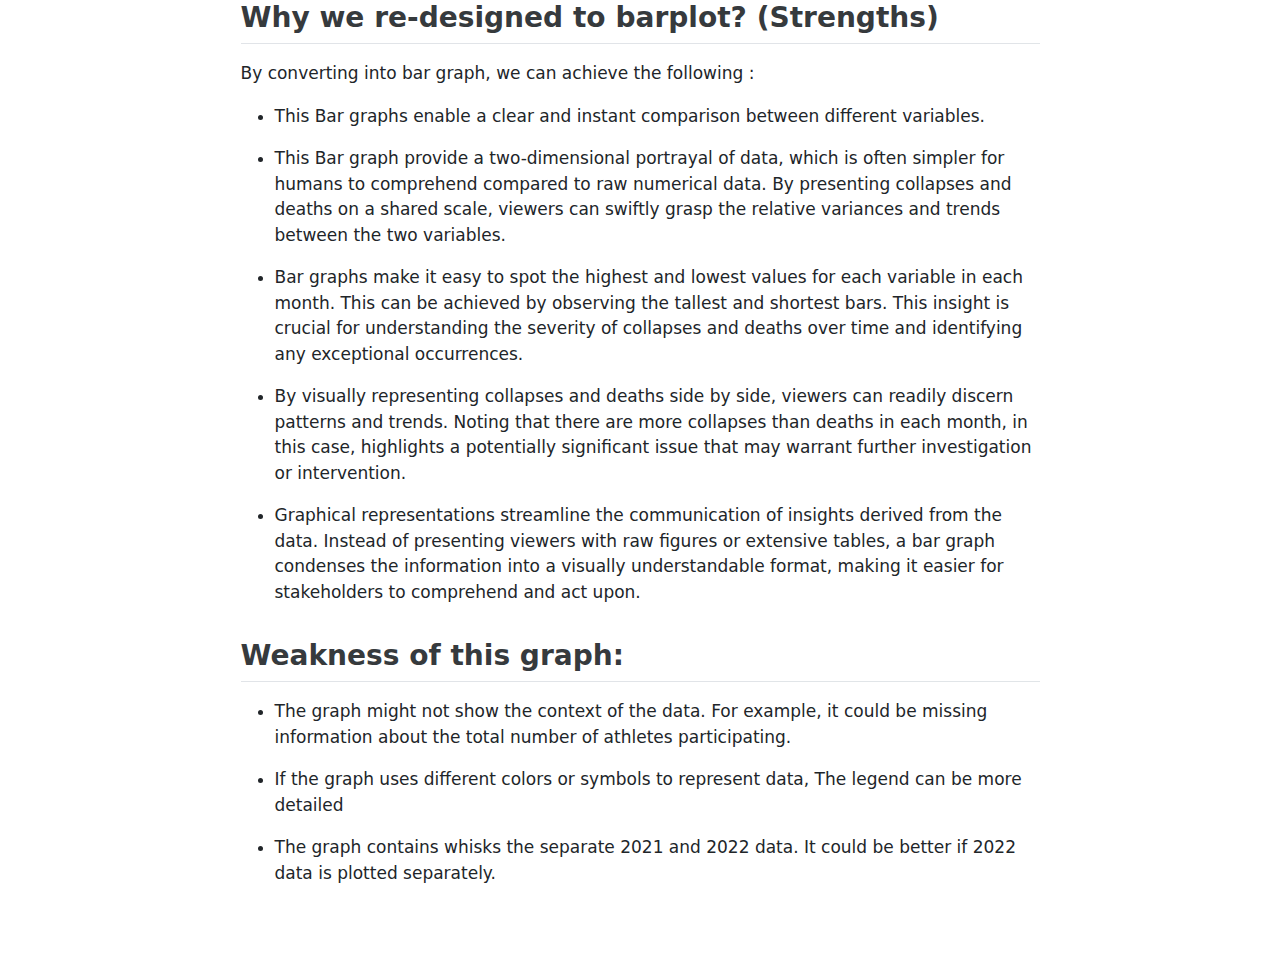
<file: docs/redesign-1.html>
<!DOCTYPE html>
<html xmlns="http://www.w3.org/1999/xhtml" lang="en" xml:lang="en"><head>

<meta charset="utf-8">
<meta name="generator" content="quarto-1.3.353">

<meta name="viewport" content="width=device-width, initial-scale=1.0, user-scalable=yes">


<title>MidProject - Redesigns</title>
<style>
code{white-space: pre-wrap;}
span.smallcaps{font-variant: small-caps;}
div.columns{display: flex; gap: min(4vw, 1.5em);}
div.column{flex: auto; overflow-x: auto;}
div.hanging-indent{margin-left: 1.5em; text-indent: -1.5em;}
ul.task-list{list-style: none;}
ul.task-list li input[type="checkbox"] {
  width: 0.8em;
  margin: 0 0.8em 0.2em -1em; /* quarto-specific, see https://github.com/quarto-dev/quarto-cli/issues/4556 */ 
  vertical-align: middle;
}
/* CSS for syntax highlighting */
pre > code.sourceCode { white-space: pre; position: relative; }
pre > code.sourceCode > span { display: inline-block; line-height: 1.25; }
pre > code.sourceCode > span:empty { height: 1.2em; }
.sourceCode { overflow: visible; }
code.sourceCode > span { color: inherit; text-decoration: inherit; }
div.sourceCode { margin: 1em 0; }
pre.sourceCode { margin: 0; }
@media screen {
div.sourceCode { overflow: auto; }
}
@media print {
pre > code.sourceCode { white-space: pre-wrap; }
pre > code.sourceCode > span { text-indent: -5em; padding-left: 5em; }
}
pre.numberSource code
  { counter-reset: source-line 0; }
pre.numberSource code > span
  { position: relative; left: -4em; counter-increment: source-line; }
pre.numberSource code > span > a:first-child::before
  { content: counter(source-line);
    position: relative; left: -1em; text-align: right; vertical-align: baseline;
    border: none; display: inline-block;
    -webkit-touch-callout: none; -webkit-user-select: none;
    -khtml-user-select: none; -moz-user-select: none;
    -ms-user-select: none; user-select: none;
    padding: 0 4px; width: 4em;
  }
pre.numberSource { margin-left: 3em;  padding-left: 4px; }
div.sourceCode
  {   }
@media screen {
pre > code.sourceCode > span > a:first-child::before { text-decoration: underline; }
}
</style>


<script src="site_libs/quarto-nav/quarto-nav.js"></script>
<script src="site_libs/quarto-nav/headroom.min.js"></script>
<script src="site_libs/clipboard/clipboard.min.js"></script>
<script src="site_libs/quarto-search/autocomplete.umd.js"></script>
<script src="site_libs/quarto-search/fuse.min.js"></script>
<script src="site_libs/quarto-search/quarto-search.js"></script>
<meta name="quarto:offset" content="./">
<script src="site_libs/quarto-html/quarto.js"></script>
<script src="site_libs/quarto-html/popper.min.js"></script>
<script src="site_libs/quarto-html/tippy.umd.min.js"></script>
<script src="site_libs/quarto-html/anchor.min.js"></script>
<link href="site_libs/quarto-html/tippy.css" rel="stylesheet">
<link href="site_libs/quarto-html/quarto-syntax-highlighting.css" rel="stylesheet" id="quarto-text-highlighting-styles">
<script src="site_libs/bootstrap/bootstrap.min.js"></script>
<link href="site_libs/bootstrap/bootstrap-icons.css" rel="stylesheet">
<link href="site_libs/bootstrap/bootstrap.min.css" rel="stylesheet" id="quarto-bootstrap" data-mode="light">
<script id="quarto-search-options" type="application/json">{
  "location": "navbar",
  "copy-button": false,
  "collapse-after": 3,
  "panel-placement": "end",
  "type": "overlay",
  "limit": 20,
  "language": {
    "search-no-results-text": "No results",
    "search-matching-documents-text": "matching documents",
    "search-copy-link-title": "Copy link to search",
    "search-hide-matches-text": "Hide additional matches",
    "search-more-match-text": "more match in this document",
    "search-more-matches-text": "more matches in this document",
    "search-clear-button-title": "Clear",
    "search-detached-cancel-button-title": "Cancel",
    "search-submit-button-title": "Submit"
  }
}</script>


</head>

<body class="nav-fixed fullcontent">

<div id="quarto-search-results"></div>
  <header id="quarto-header" class="headroom fixed-top">
    <nav class="navbar navbar-expand-lg navbar-dark ">
      <div class="navbar-container container-fluid">
      <div class="navbar-brand-container">
    <a class="navbar-brand" href="./index.html">
    <span class="navbar-title">MidProject</span>
    </a>
  </div>
            <div id="quarto-search" class="" title="Search"></div>
          <button class="navbar-toggler" type="button" data-bs-toggle="collapse" data-bs-target="#navbarCollapse" aria-controls="navbarCollapse" aria-expanded="false" aria-label="Toggle navigation" onclick="if (window.quartoToggleHeadroom) { window.quartoToggleHeadroom(); }">
  <span class="navbar-toggler-icon"></span>
</button>
          <div class="collapse navbar-collapse" id="navbarCollapse">
            <ul class="navbar-nav navbar-nav-scroll me-auto">
  <li class="nav-item">
    <a class="nav-link" href="./badgraph-1.html" rel="" target="">
 <span class="menu-text">BadGraph-1</span></a>
  </li>  
  <li class="nav-item">
    <a class="nav-link active" href="./redesign-1.html" rel="" target="" aria-current="page">
 <span class="menu-text">Redesigns</span></a>
  </li>  
  <li class="nav-item">
    <a class="nav-link" href="./badgraph-2.html" rel="" target="">
 <span class="menu-text">Badgraph-2</span></a>
  </li>  
  <li class="nav-item">
    <a class="nav-link" href="./redesign-2.html" rel="" target="">
 <span class="menu-text">Redesigns</span></a>
  </li>  
  <li class="nav-item">
    <a class="nav-link" href="./code.html" rel="" target="">
 <span class="menu-text">Codes</span></a>
  </li>  
  <li class="nav-item">
    <a class="nav-link" href="./video-explanation.html" rel="" target="">
 <span class="menu-text">Video-Explanation</span></a>
  </li>  
  <li class="nav-item">
    <a class="nav-link" href="./references.html" rel="" target="">
 <span class="menu-text">References</span></a>
  </li>  
</ul>
            <div class="quarto-navbar-tools ms-auto">
</div>
          </div> <!-- /navcollapse -->
      </div> <!-- /container-fluid -->
    </nav>
</header>
<!-- content -->
<div id="quarto-content" class="quarto-container page-columns page-rows-contents page-layout-article page-navbar">
<!-- sidebar -->
<!-- margin-sidebar -->
    
<!-- main -->
<main class="content" id="quarto-document-content">

<header id="title-block-header" class="quarto-title-block default">
<div class="quarto-title">
<h1 class="title">Redesigns</h1>
</div>



<div class="quarto-title-meta">

    
  
    
  </div>
  

</header>

<section id="improving-to-dual-axis-line-chart" class="level2">
<h2 class="anchored" data-anchor-id="improving-to-dual-axis-line-chart">Improving to dual axis line chart</h2>
<ul>
<li><p><strong>Loading Required Libraries</strong>: We start by loading the <strong><code>plotly</code></strong> library.</p>
<p>say : library(plotly)</p></li>
<li><p><strong>Creating Sample Data</strong>: Next, we create a data frame called <strong><code>data</code></strong>. This data frame contains three columns: <strong><code>month</code></strong>, <strong><code>collapses</code></strong>, and <strong><code>deaths</code></strong>. <strong><code>month</code></strong> is a factor variable representing the months of the year, while <strong><code>collapses</code></strong> and <strong><code>deaths</code></strong> represent the number of athlete collapses and deaths, respectively, for each month.</p></li>
</ul>
<div class="cell">
<div class="sourceCode cell-code" id="cb1"><pre class="sourceCode r code-with-copy"><code class="sourceCode r"><span id="cb1-1"><a href="#cb1-1" aria-hidden="true" tabindex="-1"></a>data <span class="ot">&lt;-</span> <span class="fu">data.frame</span>(</span>
<span id="cb1-2"><a href="#cb1-2" aria-hidden="true" tabindex="-1"></a>  <span class="at">month =</span> <span class="fu">factor</span>(<span class="fu">c</span>(<span class="st">"Jan"</span>, <span class="st">"Feb"</span>, <span class="st">"Mar"</span>, <span class="st">"Apr"</span>, <span class="st">"May"</span>, <span class="st">"Jun"</span>, <span class="st">"Jul"</span>, <span class="st">"Aug"</span>, <span class="st">"Sep"</span>, <span class="st">"Oct"</span>, <span class="st">"Nov"</span>, <span class="st">"Dec"</span>, <span class="st">"Jan"</span>, <span class="st">"Feb"</span>, <span class="st">"Mar"</span>, <span class="st">"Apr"</span>),</span>
<span id="cb1-3"><a href="#cb1-3" aria-hidden="true" tabindex="-1"></a>                 <span class="at">levels =</span> <span class="fu">c</span>(<span class="st">"Jan"</span>, <span class="st">"Feb"</span>, <span class="st">"Mar"</span>, <span class="st">"Apr"</span>, <span class="st">"May"</span>, <span class="st">"Jun"</span>, <span class="st">"Jul"</span>, <span class="st">"Aug"</span>, <span class="st">"Sep"</span>, <span class="st">"Oct"</span>, <span class="st">"Nov"</span>, <span class="st">"Dec"</span>)),</span>
<span id="cb1-4"><a href="#cb1-4" aria-hidden="true" tabindex="-1"></a>  <span class="at">collapses =</span> <span class="fu">c</span>(<span class="dv">7</span>, <span class="dv">6</span>, <span class="dv">16</span>, <span class="dv">17</span>, <span class="dv">20</span>, <span class="dv">28</span>, <span class="dv">46</span>, <span class="dv">57</span>, <span class="dv">81</span>, <span class="dv">109</span>, <span class="dv">116</span>, <span class="dv">124</span>, <span class="dv">126</span>, <span class="dv">73</span>, <span class="dv">120</span>, <span class="dv">55</span>),</span>
<span id="cb1-5"><a href="#cb1-5" aria-hidden="true" tabindex="-1"></a>  <span class="at">deaths =</span> <span class="fu">c</span>(<span class="dv">4</span>, <span class="dv">4</span>, <span class="dv">8</span>, <span class="dv">10</span>, <span class="dv">7</span>, <span class="dv">19</span>, <span class="dv">33</span>, <span class="dv">34</span>, <span class="dv">43</span>, <span class="dv">64</span>, <span class="dv">77</span>, <span class="dv">90</span>, <span class="dv">86</span>, <span class="dv">51</span>, <span class="dv">83</span>, <span class="dv">36</span>)</span>
<span id="cb1-6"><a href="#cb1-6" aria-hidden="true" tabindex="-1"></a>)</span></code><button title="Copy to Clipboard" class="code-copy-button"><i class="bi"></i></button></pre></div>
</div>
<p>We specify the data (<strong><code>data</code></strong>), x-axis (<strong><code>~month</code></strong>), and y-axis (<strong><code>~collapses</code></strong>). We set the type of plot as <strong><code>'scatter'</code></strong> and mode as <strong><code>'lines'</code></strong>, and name the trace as <strong><code>'Collapses'</code></strong>. The we plot as shown below:</p>
<div class="quarto-figure quarto-figure-center">
<figure class="figure">
<p><img src="images/Screenshot 2024-03-10 at 8.30.12 PM.png" class="img-fluid figure-img"></p>
</figure>
</div>
<section id="fig-2-1-redesign-of-1024-athlete-cardiac-arrests-serious-issues-666-dead-after-covid-shot-into-dual-axis-line-chart." class="level4">
<h4 class="anchored" data-anchor-id="fig-2-1-redesign-of-1024-athlete-cardiac-arrests-serious-issues-666-dead-after-covid-shot-into-dual-axis-line-chart.">Fig 2: 1 Redesign of 1024 Athlete Cardiac Arrests, Serious Issues, 666 Dead, After COVID Shot into dual axis line chart.</h4>
</section>
</section>
<section id="why-we-re-designed-to-dual-axis-line-chart-strengths" class="level2">
<h2 class="anchored" data-anchor-id="why-we-re-designed-to-dual-axis-line-chart-strengths">Why we re-designed to dual axis line chart? (Strengths)</h2>
<p>The line chart effectively displays the trend over time, showcasing that collapses significantly outnumber deaths. The y-axis values are reasonable, aiding in understanding the scale of occurrences.</p>
<p>To enhance clarity in distinguishing collapses from deaths per month, we can consider redesigning the graph as a dual-axis line chart. This modification would enable viewers to clearly visualize and compare the trends of collapses and deaths simultaneously, providing a clearer understanding of the relationship between the two variables.</p>
<p>overall:</p>
<ul>
<li><p>The current line chart effectively illustrates the trend over time, indicating a significant disparity between collapses and deaths.</p></li>
<li><p>The y-axis values are appropriately scaled, facilitating comprehension of the magnitude of occurrences.</p></li>
<li><p>Redesigning the graph as a dual-axis line chart would enhance clarity by allowing viewers to compare collapses and deaths directly, providing a more comprehensive understanding of their relationship and trends over time.</p></li>
</ul>
</section>
<section id="weakness-of-this-graph" class="level2">
<h2 class="anchored" data-anchor-id="weakness-of-this-graph">Weakness of this graph:</h2>
<ul>
<li><p>The y-axis at 40 for collapsed athletes can be misleading, especially if the actual number of collapses is relatively low.</p></li>
<li><p>The graph lacks a detailed legend to clarify the meaning of different colors. This could be crucial, especially if the graph displays data from various sources or different types of athletes.</p></li>
<li><p>Reporting practices for collapses and deaths might vary across locations or time periods, making comparisons difficult.</p></li>
</ul>
</section>
<section id="improving-to-bar-chart" class="level2">
<h2 class="anchored" data-anchor-id="improving-to-bar-chart">Improving to bar chart</h2>
<p>Lets use the same data set:</p>
<div class="cell">
<div class="sourceCode cell-code" id="cb2"><pre class="sourceCode r code-with-copy"><code class="sourceCode r"><span id="cb2-1"><a href="#cb2-1" aria-hidden="true" tabindex="-1"></a>data <span class="ot">&lt;-</span> <span class="fu">data.frame</span>(</span>
<span id="cb2-2"><a href="#cb2-2" aria-hidden="true" tabindex="-1"></a>  <span class="at">month =</span> <span class="fu">factor</span>(<span class="fu">c</span>(<span class="st">"Jan"</span>, <span class="st">"Feb"</span>, <span class="st">"Mar"</span>, <span class="st">"Apr"</span>, <span class="st">"May"</span>, <span class="st">"Jun"</span>, <span class="st">"Jul"</span>, <span class="st">"Aug"</span>, <span class="st">"Sep"</span>, <span class="st">"Oct"</span>, <span class="st">"Nov"</span>, <span class="st">"Dec"</span>, <span class="st">"Jan"</span>, <span class="st">"Feb"</span>, <span class="st">"Mar"</span>, <span class="st">"Apr"</span>),</span>
<span id="cb2-3"><a href="#cb2-3" aria-hidden="true" tabindex="-1"></a>                 <span class="at">levels =</span> <span class="fu">c</span>(<span class="st">"Jan"</span>, <span class="st">"Feb"</span>, <span class="st">"Mar"</span>, <span class="st">"Apr"</span>, <span class="st">"May"</span>, <span class="st">"Jun"</span>, <span class="st">"Jul"</span>, <span class="st">"Aug"</span>, <span class="st">"Sep"</span>, <span class="st">"Oct"</span>, <span class="st">"Nov"</span>, <span class="st">"Dec"</span>)),</span>
<span id="cb2-4"><a href="#cb2-4" aria-hidden="true" tabindex="-1"></a>  <span class="at">collapses =</span> <span class="fu">c</span>(<span class="dv">7</span>, <span class="dv">6</span>, <span class="dv">16</span>, <span class="dv">17</span>, <span class="dv">20</span>, <span class="dv">28</span>, <span class="dv">46</span>, <span class="dv">57</span>, <span class="dv">81</span>, <span class="dv">109</span>, <span class="dv">116</span>, <span class="dv">124</span>, <span class="dv">126</span>, <span class="dv">73</span>, <span class="dv">120</span>, <span class="dv">55</span>),</span>
<span id="cb2-5"><a href="#cb2-5" aria-hidden="true" tabindex="-1"></a>  <span class="at">deaths =</span> <span class="fu">c</span>(<span class="dv">4</span>, <span class="dv">4</span>, <span class="dv">8</span>, <span class="dv">10</span>, <span class="dv">7</span>, <span class="dv">19</span>, <span class="dv">33</span>, <span class="dv">34</span>, <span class="dv">43</span>, <span class="dv">64</span>, <span class="dv">77</span>, <span class="dv">90</span>, <span class="dv">86</span>, <span class="dv">51</span>, <span class="dv">83</span>, <span class="dv">36</span>)</span>
<span id="cb2-6"><a href="#cb2-6" aria-hidden="true" tabindex="-1"></a>)</span></code><button title="Copy to Clipboard" class="code-copy-button"><i class="bi"></i></button></pre></div>
</div>
<p>Then <strong><code>plot_ly()</code></strong> function initializes the plot by defining the dataset (<strong><code>data</code></strong>), the variable to be represented on the x-axis (<strong><code>~month</code></strong>), and the variable to be represented on the y-axis (<strong><code>~collapses</code></strong>) for collapses. By setting the <strong><code>type</code></strong> argument to <strong><code>'bar'</code></strong>, it creates a column bar chart, naming this trace as ‘Collapses’.</p>
<p>To incorporate another dataset onto the plot, the <strong><code>add_trace()</code></strong> function is utilized. Here, it adds a new trace representing the deaths data (<strong><code>~deaths</code></strong>) against the same months (<strong><code>~month</code></strong>).</p>
<div class="quarto-figure quarto-figure-center">
<figure class="figure">
<p><img src="images/Screenshot 2024-03-10 at 8.30.46 PM.png" class="img-fluid figure-img"></p>
</figure>
</div>
<section id="fig-3-1-redesign-of-1024-athlete-cardiac-arrests-serious-issues-666-dead-after-covid-shot-into-bar-chart." class="level4">
<h4 class="anchored" data-anchor-id="fig-3-1-redesign-of-1024-athlete-cardiac-arrests-serious-issues-666-dead-after-covid-shot-into-bar-chart.">Fig 3: 1 Redesign of 1024 Athlete Cardiac Arrests, Serious Issues, 666 Dead, After COVID Shot into bar chart.</h4>
</section>
</section>
<section id="why-we-re-designed-to-barplot-strengths" class="level2">
<h2 class="anchored" data-anchor-id="why-we-re-designed-to-barplot-strengths">Why we re-designed to barplot? (Strengths)</h2>
<p>By converting into bar graph, we can achieve the following :</p>
<ul>
<li><p>This Bar graphs enable a clear and instant comparison between different variables.</p></li>
<li><p>This Bar graph provide a two-dimensional portrayal of data, which is often simpler for humans to comprehend compared to raw numerical data. By presenting collapses and deaths on a shared scale, viewers can swiftly grasp the relative variances and trends between the two variables.</p></li>
<li><p>Bar graphs make it easy to spot the highest and lowest values for each variable in each month. This can be achieved by observing the tallest and shortest bars. This insight is crucial for understanding the severity of collapses and deaths over time and identifying any exceptional occurrences.</p></li>
<li><p>By visually representing collapses and deaths side by side, viewers can readily discern patterns and trends. Noting that there are more collapses than deaths in each month, in this case, highlights a potentially significant issue that may warrant further investigation or intervention.</p></li>
<li><p>Graphical representations streamline the communication of insights derived from the data. Instead of presenting viewers with raw figures or extensive tables, a bar graph condenses the information into a visually understandable format, making it easier for stakeholders to comprehend and act upon.</p></li>
</ul>
</section>
<section id="weakness-of-this-graph-1" class="level2">
<h2 class="anchored" data-anchor-id="weakness-of-this-graph-1">Weakness of this graph:</h2>
<ul>
<li><p>The graph might not show the context of the data. For example, it could be missing information about the total number of athletes participating.</p></li>
<li><p>If the graph uses different colors or symbols to represent data, The legend can be more detailed</p></li>
<li><p>The graph contains whisks the separate 2021 and 2022 data. It could be better if 2022 data is plotted separately.</p></li>
</ul>


</section>

</main> <!-- /main -->
<script id="quarto-html-after-body" type="application/javascript">
window.document.addEventListener("DOMContentLoaded", function (event) {
  const toggleBodyColorMode = (bsSheetEl) => {
    const mode = bsSheetEl.getAttribute("data-mode");
    const bodyEl = window.document.querySelector("body");
    if (mode === "dark") {
      bodyEl.classList.add("quarto-dark");
      bodyEl.classList.remove("quarto-light");
    } else {
      bodyEl.classList.add("quarto-light");
      bodyEl.classList.remove("quarto-dark");
    }
  }
  const toggleBodyColorPrimary = () => {
    const bsSheetEl = window.document.querySelector("link#quarto-bootstrap");
    if (bsSheetEl) {
      toggleBodyColorMode(bsSheetEl);
    }
  }
  toggleBodyColorPrimary();  
  const icon = "";
  const anchorJS = new window.AnchorJS();
  anchorJS.options = {
    placement: 'right',
    icon: icon
  };
  anchorJS.add('.anchored');
  const isCodeAnnotation = (el) => {
    for (const clz of el.classList) {
      if (clz.startsWith('code-annotation-')) {                     
        return true;
      }
    }
    return false;
  }
  const clipboard = new window.ClipboardJS('.code-copy-button', {
    text: function(trigger) {
      const codeEl = trigger.previousElementSibling.cloneNode(true);
      for (const childEl of codeEl.children) {
        if (isCodeAnnotation(childEl)) {
          childEl.remove();
        }
      }
      return codeEl.innerText;
    }
  });
  clipboard.on('success', function(e) {
    // button target
    const button = e.trigger;
    // don't keep focus
    button.blur();
    // flash "checked"
    button.classList.add('code-copy-button-checked');
    var currentTitle = button.getAttribute("title");
    button.setAttribute("title", "Copied!");
    let tooltip;
    if (window.bootstrap) {
      button.setAttribute("data-bs-toggle", "tooltip");
      button.setAttribute("data-bs-placement", "left");
      button.setAttribute("data-bs-title", "Copied!");
      tooltip = new bootstrap.Tooltip(button, 
        { trigger: "manual", 
          customClass: "code-copy-button-tooltip",
          offset: [0, -8]});
      tooltip.show();    
    }
    setTimeout(function() {
      if (tooltip) {
        tooltip.hide();
        button.removeAttribute("data-bs-title");
        button.removeAttribute("data-bs-toggle");
        button.removeAttribute("data-bs-placement");
      }
      button.setAttribute("title", currentTitle);
      button.classList.remove('code-copy-button-checked');
    }, 1000);
    // clear code selection
    e.clearSelection();
  });
  function tippyHover(el, contentFn) {
    const config = {
      allowHTML: true,
      content: contentFn,
      maxWidth: 500,
      delay: 100,
      arrow: false,
      appendTo: function(el) {
          return el.parentElement;
      },
      interactive: true,
      interactiveBorder: 10,
      theme: 'quarto',
      placement: 'bottom-start'
    };
    window.tippy(el, config); 
  }
  const noterefs = window.document.querySelectorAll('a[role="doc-noteref"]');
  for (var i=0; i<noterefs.length; i++) {
    const ref = noterefs[i];
    tippyHover(ref, function() {
      // use id or data attribute instead here
      let href = ref.getAttribute('data-footnote-href') || ref.getAttribute('href');
      try { href = new URL(href).hash; } catch {}
      const id = href.replace(/^#\/?/, "");
      const note = window.document.getElementById(id);
      return note.innerHTML;
    });
  }
      let selectedAnnoteEl;
      const selectorForAnnotation = ( cell, annotation) => {
        let cellAttr = 'data-code-cell="' + cell + '"';
        let lineAttr = 'data-code-annotation="' +  annotation + '"';
        const selector = 'span[' + cellAttr + '][' + lineAttr + ']';
        return selector;
      }
      const selectCodeLines = (annoteEl) => {
        const doc = window.document;
        const targetCell = annoteEl.getAttribute("data-target-cell");
        const targetAnnotation = annoteEl.getAttribute("data-target-annotation");
        const annoteSpan = window.document.querySelector(selectorForAnnotation(targetCell, targetAnnotation));
        const lines = annoteSpan.getAttribute("data-code-lines").split(",");
        const lineIds = lines.map((line) => {
          return targetCell + "-" + line;
        })
        let top = null;
        let height = null;
        let parent = null;
        if (lineIds.length > 0) {
            //compute the position of the single el (top and bottom and make a div)
            const el = window.document.getElementById(lineIds[0]);
            top = el.offsetTop;
            height = el.offsetHeight;
            parent = el.parentElement.parentElement;
          if (lineIds.length > 1) {
            const lastEl = window.document.getElementById(lineIds[lineIds.length - 1]);
            const bottom = lastEl.offsetTop + lastEl.offsetHeight;
            height = bottom - top;
          }
          if (top !== null && height !== null && parent !== null) {
            // cook up a div (if necessary) and position it 
            let div = window.document.getElementById("code-annotation-line-highlight");
            if (div === null) {
              div = window.document.createElement("div");
              div.setAttribute("id", "code-annotation-line-highlight");
              div.style.position = 'absolute';
              parent.appendChild(div);
            }
            div.style.top = top - 2 + "px";
            div.style.height = height + 4 + "px";
            let gutterDiv = window.document.getElementById("code-annotation-line-highlight-gutter");
            if (gutterDiv === null) {
              gutterDiv = window.document.createElement("div");
              gutterDiv.setAttribute("id", "code-annotation-line-highlight-gutter");
              gutterDiv.style.position = 'absolute';
              const codeCell = window.document.getElementById(targetCell);
              const gutter = codeCell.querySelector('.code-annotation-gutter');
              gutter.appendChild(gutterDiv);
            }
            gutterDiv.style.top = top - 2 + "px";
            gutterDiv.style.height = height + 4 + "px";
          }
          selectedAnnoteEl = annoteEl;
        }
      };
      const unselectCodeLines = () => {
        const elementsIds = ["code-annotation-line-highlight", "code-annotation-line-highlight-gutter"];
        elementsIds.forEach((elId) => {
          const div = window.document.getElementById(elId);
          if (div) {
            div.remove();
          }
        });
        selectedAnnoteEl = undefined;
      };
      // Attach click handler to the DT
      const annoteDls = window.document.querySelectorAll('dt[data-target-cell]');
      for (const annoteDlNode of annoteDls) {
        annoteDlNode.addEventListener('click', (event) => {
          const clickedEl = event.target;
          if (clickedEl !== selectedAnnoteEl) {
            unselectCodeLines();
            const activeEl = window.document.querySelector('dt[data-target-cell].code-annotation-active');
            if (activeEl) {
              activeEl.classList.remove('code-annotation-active');
            }
            selectCodeLines(clickedEl);
            clickedEl.classList.add('code-annotation-active');
          } else {
            // Unselect the line
            unselectCodeLines();
            clickedEl.classList.remove('code-annotation-active');
          }
        });
      }
  const findCites = (el) => {
    const parentEl = el.parentElement;
    if (parentEl) {
      const cites = parentEl.dataset.cites;
      if (cites) {
        return {
          el,
          cites: cites.split(' ')
        };
      } else {
        return findCites(el.parentElement)
      }
    } else {
      return undefined;
    }
  };
  var bibliorefs = window.document.querySelectorAll('a[role="doc-biblioref"]');
  for (var i=0; i<bibliorefs.length; i++) {
    const ref = bibliorefs[i];
    const citeInfo = findCites(ref);
    if (citeInfo) {
      tippyHover(citeInfo.el, function() {
        var popup = window.document.createElement('div');
        citeInfo.cites.forEach(function(cite) {
          var citeDiv = window.document.createElement('div');
          citeDiv.classList.add('hanging-indent');
          citeDiv.classList.add('csl-entry');
          var biblioDiv = window.document.getElementById('ref-' + cite);
          if (biblioDiv) {
            citeDiv.innerHTML = biblioDiv.innerHTML;
          }
          popup.appendChild(citeDiv);
        });
        return popup.innerHTML;
      });
    }
  }
});
</script>
</div> <!-- /content -->



</body></html>
</file>
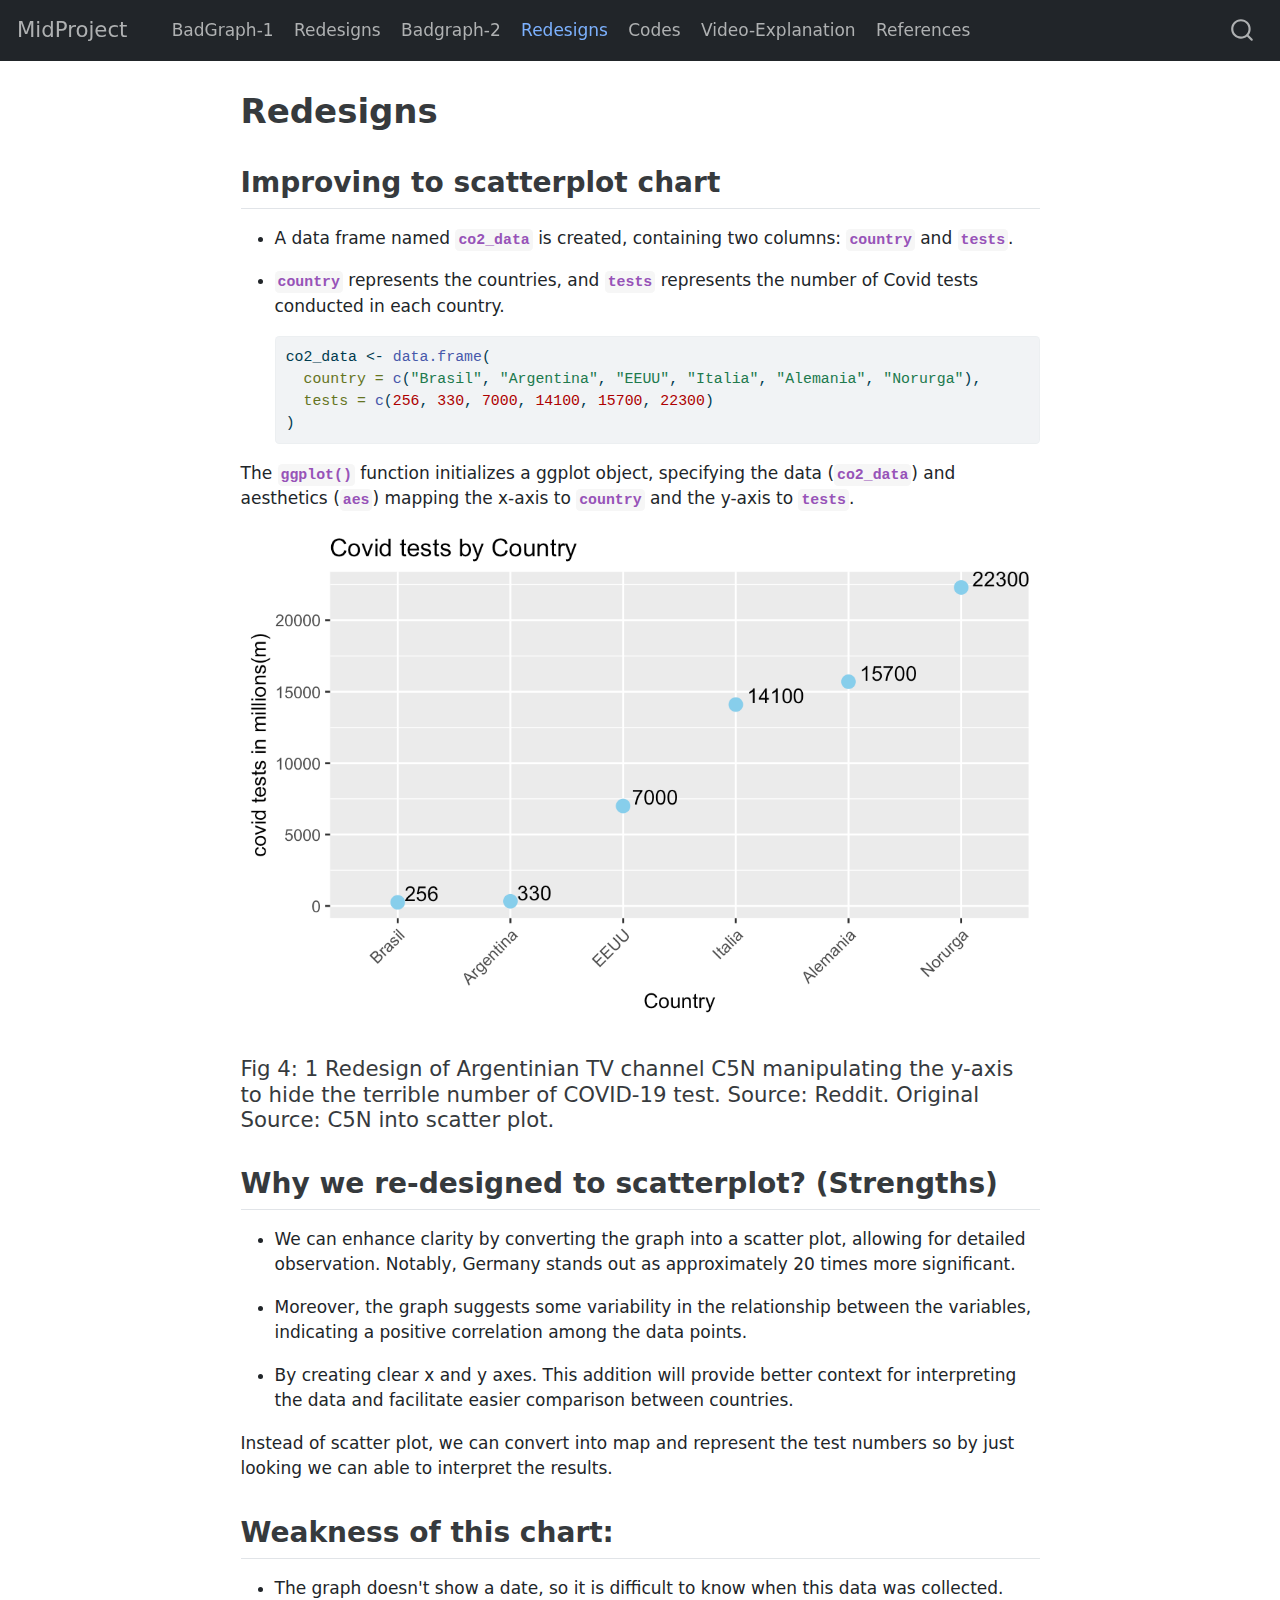
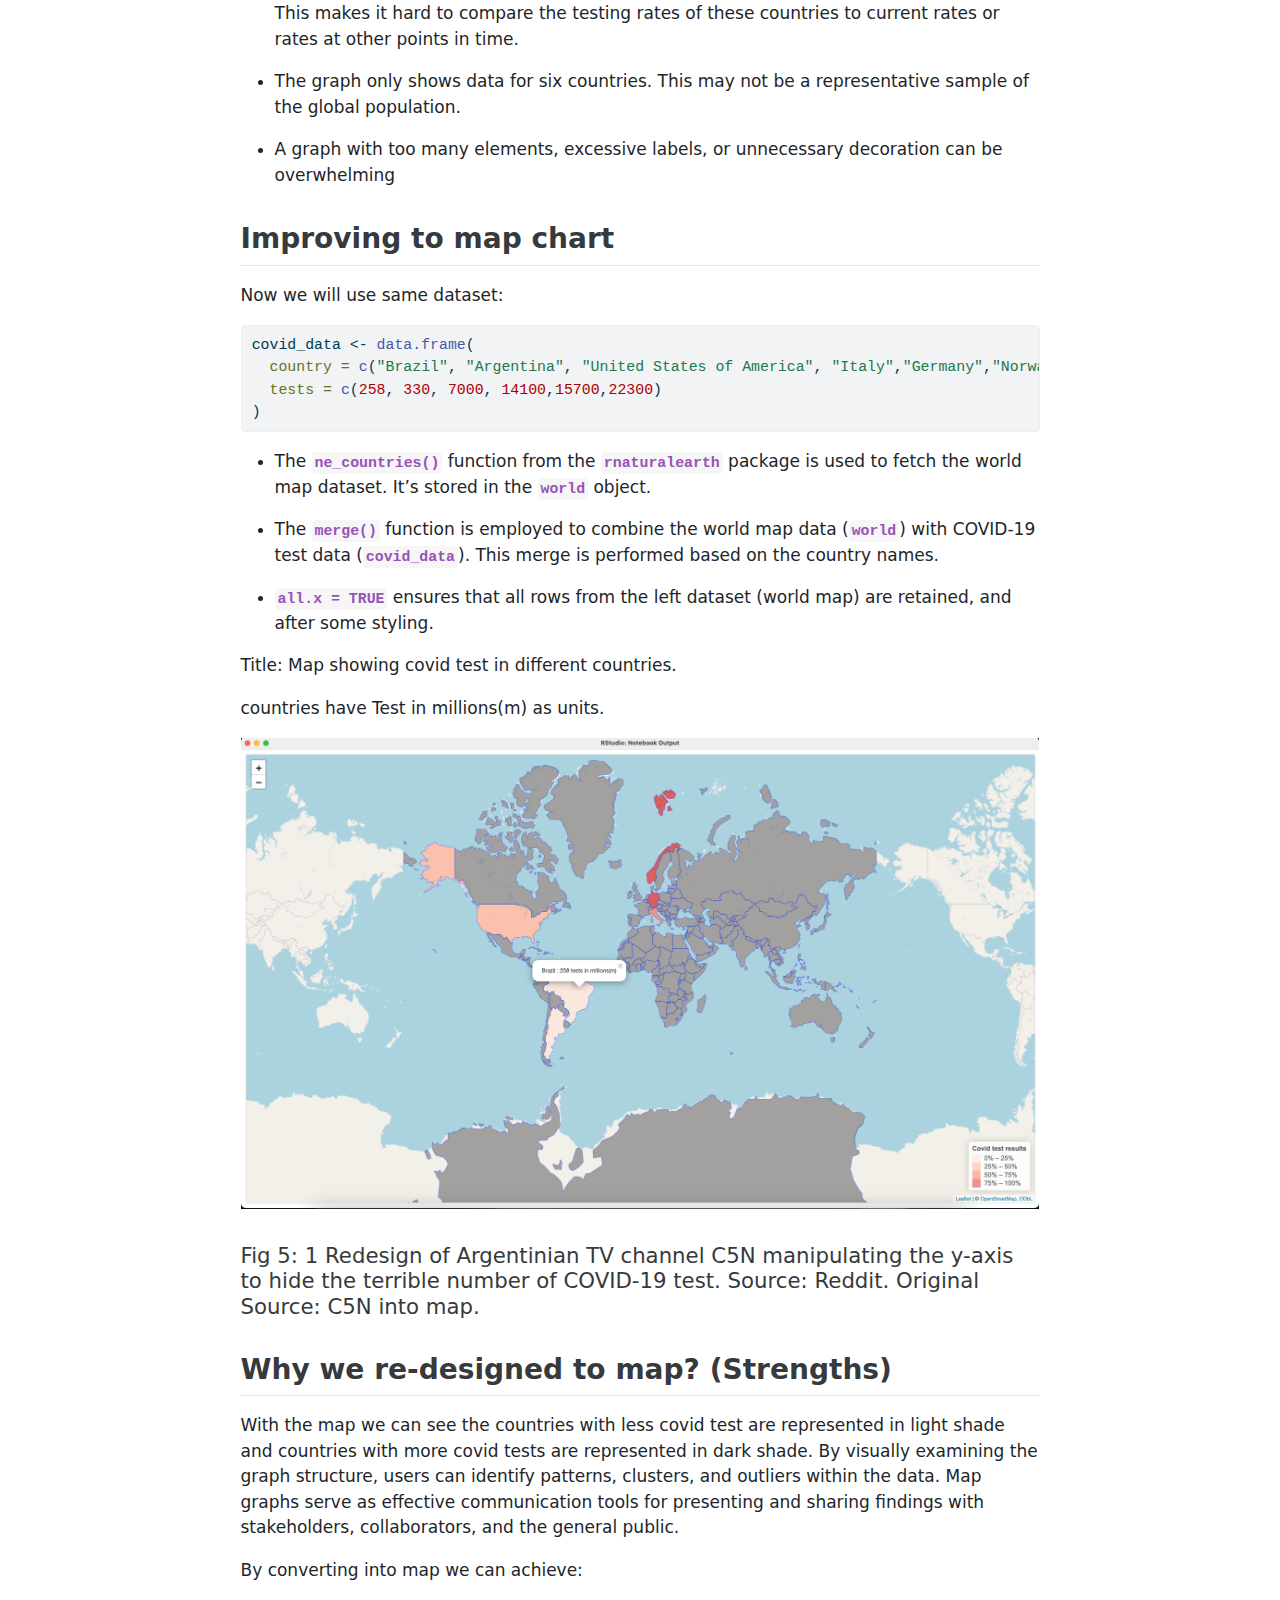
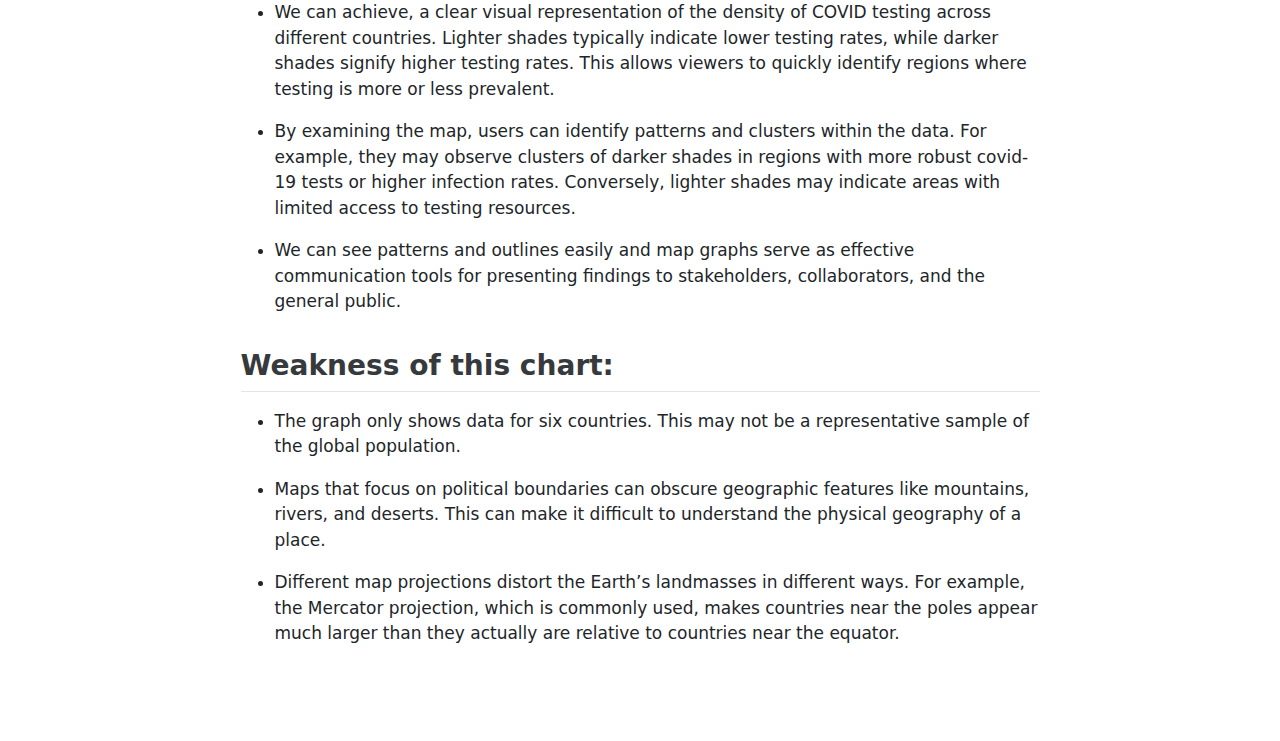
<file: docs/redesign-2.html>
<!DOCTYPE html>
<html xmlns="http://www.w3.org/1999/xhtml" lang="en" xml:lang="en"><head>

<meta charset="utf-8">
<meta name="generator" content="quarto-1.3.353">

<meta name="viewport" content="width=device-width, initial-scale=1.0, user-scalable=yes">


<title>MidProject - Redesigns</title>
<style>
code{white-space: pre-wrap;}
span.smallcaps{font-variant: small-caps;}
div.columns{display: flex; gap: min(4vw, 1.5em);}
div.column{flex: auto; overflow-x: auto;}
div.hanging-indent{margin-left: 1.5em; text-indent: -1.5em;}
ul.task-list{list-style: none;}
ul.task-list li input[type="checkbox"] {
  width: 0.8em;
  margin: 0 0.8em 0.2em -1em; /* quarto-specific, see https://github.com/quarto-dev/quarto-cli/issues/4556 */ 
  vertical-align: middle;
}
/* CSS for syntax highlighting */
pre > code.sourceCode { white-space: pre; position: relative; }
pre > code.sourceCode > span { display: inline-block; line-height: 1.25; }
pre > code.sourceCode > span:empty { height: 1.2em; }
.sourceCode { overflow: visible; }
code.sourceCode > span { color: inherit; text-decoration: inherit; }
div.sourceCode { margin: 1em 0; }
pre.sourceCode { margin: 0; }
@media screen {
div.sourceCode { overflow: auto; }
}
@media print {
pre > code.sourceCode { white-space: pre-wrap; }
pre > code.sourceCode > span { text-indent: -5em; padding-left: 5em; }
}
pre.numberSource code
  { counter-reset: source-line 0; }
pre.numberSource code > span
  { position: relative; left: -4em; counter-increment: source-line; }
pre.numberSource code > span > a:first-child::before
  { content: counter(source-line);
    position: relative; left: -1em; text-align: right; vertical-align: baseline;
    border: none; display: inline-block;
    -webkit-touch-callout: none; -webkit-user-select: none;
    -khtml-user-select: none; -moz-user-select: none;
    -ms-user-select: none; user-select: none;
    padding: 0 4px; width: 4em;
  }
pre.numberSource { margin-left: 3em;  padding-left: 4px; }
div.sourceCode
  {   }
@media screen {
pre > code.sourceCode > span > a:first-child::before { text-decoration: underline; }
}
</style>


<script src="site_libs/quarto-nav/quarto-nav.js"></script>
<script src="site_libs/quarto-nav/headroom.min.js"></script>
<script src="site_libs/clipboard/clipboard.min.js"></script>
<script src="site_libs/quarto-search/autocomplete.umd.js"></script>
<script src="site_libs/quarto-search/fuse.min.js"></script>
<script src="site_libs/quarto-search/quarto-search.js"></script>
<meta name="quarto:offset" content="./">
<script src="site_libs/quarto-html/quarto.js"></script>
<script src="site_libs/quarto-html/popper.min.js"></script>
<script src="site_libs/quarto-html/tippy.umd.min.js"></script>
<script src="site_libs/quarto-html/anchor.min.js"></script>
<link href="site_libs/quarto-html/tippy.css" rel="stylesheet">
<link href="site_libs/quarto-html/quarto-syntax-highlighting.css" rel="stylesheet" id="quarto-text-highlighting-styles">
<script src="site_libs/bootstrap/bootstrap.min.js"></script>
<link href="site_libs/bootstrap/bootstrap-icons.css" rel="stylesheet">
<link href="site_libs/bootstrap/bootstrap.min.css" rel="stylesheet" id="quarto-bootstrap" data-mode="light">
<script id="quarto-search-options" type="application/json">{
  "location": "navbar",
  "copy-button": false,
  "collapse-after": 3,
  "panel-placement": "end",
  "type": "overlay",
  "limit": 20,
  "language": {
    "search-no-results-text": "No results",
    "search-matching-documents-text": "matching documents",
    "search-copy-link-title": "Copy link to search",
    "search-hide-matches-text": "Hide additional matches",
    "search-more-match-text": "more match in this document",
    "search-more-matches-text": "more matches in this document",
    "search-clear-button-title": "Clear",
    "search-detached-cancel-button-title": "Cancel",
    "search-submit-button-title": "Submit"
  }
}</script>


</head>

<body class="nav-fixed fullcontent">

<div id="quarto-search-results"></div>
  <header id="quarto-header" class="headroom fixed-top">
    <nav class="navbar navbar-expand-lg navbar-dark ">
      <div class="navbar-container container-fluid">
      <div class="navbar-brand-container">
    <a class="navbar-brand" href="./index.html">
    <span class="navbar-title">MidProject</span>
    </a>
  </div>
            <div id="quarto-search" class="" title="Search"></div>
          <button class="navbar-toggler" type="button" data-bs-toggle="collapse" data-bs-target="#navbarCollapse" aria-controls="navbarCollapse" aria-expanded="false" aria-label="Toggle navigation" onclick="if (window.quartoToggleHeadroom) { window.quartoToggleHeadroom(); }">
  <span class="navbar-toggler-icon"></span>
</button>
          <div class="collapse navbar-collapse" id="navbarCollapse">
            <ul class="navbar-nav navbar-nav-scroll me-auto">
  <li class="nav-item">
    <a class="nav-link" href="./badgraph-1.html" rel="" target="">
 <span class="menu-text">BadGraph-1</span></a>
  </li>  
  <li class="nav-item">
    <a class="nav-link" href="./redesign-1.html" rel="" target="">
 <span class="menu-text">Redesigns</span></a>
  </li>  
  <li class="nav-item">
    <a class="nav-link" href="./badgraph-2.html" rel="" target="">
 <span class="menu-text">Badgraph-2</span></a>
  </li>  
  <li class="nav-item">
    <a class="nav-link active" href="./redesign-2.html" rel="" target="" aria-current="page">
 <span class="menu-text">Redesigns</span></a>
  </li>  
  <li class="nav-item">
    <a class="nav-link" href="./code.html" rel="" target="">
 <span class="menu-text">Codes</span></a>
  </li>  
  <li class="nav-item">
    <a class="nav-link" href="./video-explanation.html" rel="" target="">
 <span class="menu-text">Video-Explanation</span></a>
  </li>  
  <li class="nav-item">
    <a class="nav-link" href="./references.html" rel="" target="">
 <span class="menu-text">References</span></a>
  </li>  
</ul>
            <div class="quarto-navbar-tools ms-auto">
</div>
          </div> <!-- /navcollapse -->
      </div> <!-- /container-fluid -->
    </nav>
</header>
<!-- content -->
<div id="quarto-content" class="quarto-container page-columns page-rows-contents page-layout-article page-navbar">
<!-- sidebar -->
<!-- margin-sidebar -->
    
<!-- main -->
<main class="content" id="quarto-document-content">

<header id="title-block-header" class="quarto-title-block default">
<div class="quarto-title">
<h1 class="title">Redesigns</h1>
</div>



<div class="quarto-title-meta">

    
  
    
  </div>
  

</header>

<section id="improving-to-scatterplot-chart" class="level2">
<h2 class="anchored" data-anchor-id="improving-to-scatterplot-chart">Improving to scatterplot chart</h2>
<ul>
<li><p>A data frame named <strong><code>co2_data</code></strong> is created, containing two columns: <strong><code>country</code></strong> and <strong><code>tests</code></strong>.</p></li>
<li><p><strong><code>country</code></strong> represents the countries, and <strong><code>tests</code></strong> represents the number of Covid tests conducted in each country.</p>
<div class="cell">
<div class="sourceCode cell-code" id="cb1"><pre class="sourceCode r code-with-copy"><code class="sourceCode r"><span id="cb1-1"><a href="#cb1-1" aria-hidden="true" tabindex="-1"></a>co2_data <span class="ot">&lt;-</span> <span class="fu">data.frame</span>(</span>
<span id="cb1-2"><a href="#cb1-2" aria-hidden="true" tabindex="-1"></a>  <span class="at">country =</span> <span class="fu">c</span>(<span class="st">"Brasil"</span>, <span class="st">"Argentina"</span>, <span class="st">"EEUU"</span>, <span class="st">"Italia"</span>, <span class="st">"Alemania"</span>, <span class="st">"Norurga"</span>),</span>
<span id="cb1-3"><a href="#cb1-3" aria-hidden="true" tabindex="-1"></a>  <span class="at">tests =</span> <span class="fu">c</span>(<span class="dv">256</span>, <span class="dv">330</span>, <span class="dv">7000</span>, <span class="dv">14100</span>, <span class="dv">15700</span>, <span class="dv">22300</span>)</span>
<span id="cb1-4"><a href="#cb1-4" aria-hidden="true" tabindex="-1"></a>)</span></code><button title="Copy to Clipboard" class="code-copy-button"><i class="bi"></i></button></pre></div>
</div></li>
</ul>
<p>The <strong><code>ggplot()</code></strong> function initializes a ggplot object, specifying the data (<strong><code>co2_data</code></strong>) and aesthetics (<strong><code>aes</code></strong>) mapping the x-axis to <strong><code>country</code></strong> and the y-axis to <strong><code>tests</code></strong>.</p>
<div class="quarto-figure quarto-figure-center">
<figure class="figure">
<p><img src="images/covid2.png" class="img-fluid figure-img"></p>
</figure>
</div>
<section id="fig-4-1-redesign-of-argentinian-tv-channel-c5n-manipulating-the-y-axis-to-hide-the-terrible-number-of-covid-19-test.-source-reddit.-original-source-c5n-into-scatter-plot." class="level4">
<h4 class="anchored" data-anchor-id="fig-4-1-redesign-of-argentinian-tv-channel-c5n-manipulating-the-y-axis-to-hide-the-terrible-number-of-covid-19-test.-source-reddit.-original-source-c5n-into-scatter-plot.">Fig 4: 1 Redesign of Argentinian TV channel C5N manipulating the y-axis to hide the terrible number of COVID-19 test. Source: Reddit. Original Source: C5N into scatter plot.</h4>
</section>
</section>
<section id="why-we-re-designed-to-scatterplot-strengths" class="level2">
<h2 class="anchored" data-anchor-id="why-we-re-designed-to-scatterplot-strengths">Why we re-designed to scatterplot? (Strengths)</h2>
<ul>
<li><p>We can enhance clarity by converting the graph into a scatter plot, allowing for detailed observation. Notably, Germany stands out as approximately 20 times more significant.</p></li>
<li><p>Moreover, the graph suggests some variability in the relationship between the variables, indicating a positive correlation among the data points.</p></li>
<li><p>By creating clear x and y axes. This addition will provide better context for interpreting the data and facilitate easier comparison between countries.</p></li>
</ul>
<p>Instead of scatter plot, we can convert into map and represent the test numbers so by just looking we can able to interpret the results.</p>
</section>
<section id="weakness-of-this-chart" class="level2">
<h2 class="anchored" data-anchor-id="weakness-of-this-chart">Weakness of this chart:</h2>
<ul>
<li><p>The graph doesn't show a date, so it is difficult to know when this data was collected. This makes it hard to compare the testing rates of these countries to current rates or rates at other points in time.</p></li>
<li><p>The graph only shows data for six countries. This may not be a representative sample of the global population.</p></li>
<li><p>A graph with too many elements, excessive labels, or unnecessary decoration can be overwhelming</p></li>
</ul>
</section>
<section id="improving-to-map-chart" class="level2">
<h2 class="anchored" data-anchor-id="improving-to-map-chart">Improving to map chart</h2>
<p>Now we will use same dataset:</p>
<div class="cell">
<div class="sourceCode cell-code" id="cb2"><pre class="sourceCode r code-with-copy"><code class="sourceCode r"><span id="cb2-1"><a href="#cb2-1" aria-hidden="true" tabindex="-1"></a>covid_data <span class="ot">&lt;-</span> <span class="fu">data.frame</span>(</span>
<span id="cb2-2"><a href="#cb2-2" aria-hidden="true" tabindex="-1"></a>  <span class="at">country =</span> <span class="fu">c</span>(<span class="st">"Brazil"</span>, <span class="st">"Argentina"</span>, <span class="st">"United States of America"</span>, <span class="st">"Italy"</span>,<span class="st">"Germany"</span>,<span class="st">"Norway"</span>),</span>
<span id="cb2-3"><a href="#cb2-3" aria-hidden="true" tabindex="-1"></a>  <span class="at">tests =</span> <span class="fu">c</span>(<span class="dv">258</span>, <span class="dv">330</span>, <span class="dv">7000</span>, <span class="dv">14100</span>,<span class="dv">15700</span>,<span class="dv">22300</span>)</span>
<span id="cb2-4"><a href="#cb2-4" aria-hidden="true" tabindex="-1"></a>)</span></code><button title="Copy to Clipboard" class="code-copy-button"><i class="bi"></i></button></pre></div>
</div>
<ul>
<li><p>The <strong><code>ne_countries()</code></strong> function from the <strong><code>rnaturalearth</code></strong> package is used to fetch the world map dataset. It’s stored in the <strong><code>world</code></strong> object.</p></li>
<li><p>The <strong><code>merge()</code></strong> function is employed to combine the world map data (<strong><code>world</code></strong>) with COVID-19 test data (<strong><code>covid_data</code></strong>). This merge is performed based on the country names.</p></li>
<li><p><strong><code>all.x = TRUE</code></strong> ensures that all rows from the left dataset (world map) are retained, and after some styling.</p></li>
</ul>
<p>Title: Map showing covid test in different countries.</p>
<p>countries have Test in millions(m) as units.</p>
<div class="quarto-figure quarto-figure-center">
<figure class="figure">
<p><img src="images/Screenshot 2024-03-10 at 8.28.17 PM.png" class="img-fluid figure-img"></p>
</figure>
</div>
<section id="fig-5-1-redesign-of-argentinian-tv-channel-c5n-manipulating-the-y-axis-to-hide-the-terrible-number-of-covid-19-test.-source-reddit.-original-source-c5n-into-map." class="level4">
<h4 class="anchored" data-anchor-id="fig-5-1-redesign-of-argentinian-tv-channel-c5n-manipulating-the-y-axis-to-hide-the-terrible-number-of-covid-19-test.-source-reddit.-original-source-c5n-into-map.">Fig 5: 1 Redesign of Argentinian TV channel C5N manipulating the y-axis to hide the terrible number of COVID-19 test. Source: Reddit. Original Source: C5N into map.</h4>
</section>
</section>
<section id="why-we-re-designed-to-map-strengths" class="level2">
<h2 class="anchored" data-anchor-id="why-we-re-designed-to-map-strengths">Why we re-designed to map? (Strengths)</h2>
<p>With the map we can see the countries with less covid test are represented in light shade and countries with more covid tests are represented in dark shade. By visually examining the graph structure, users can identify patterns, clusters, and outliers within the data. Map graphs serve as effective communication tools for presenting and sharing findings with stakeholders, collaborators, and the general public.</p>
<p>By converting into map we can achieve:</p>
<ul>
<li><p>We can achieve, a clear visual representation of the density of COVID testing across different countries. Lighter shades typically indicate lower testing rates, while darker shades signify higher testing rates. This allows viewers to quickly identify regions where testing is more or less prevalent.</p></li>
<li><p>By examining the map, users can identify patterns and clusters within the data. For example, they may observe clusters of darker shades in regions with more robust covid-19 tests or higher infection rates. Conversely, lighter shades may indicate areas with limited access to testing resources.</p></li>
<li><p>We can see patterns and outlines easily and map graphs serve as effective communication tools for presenting findings to stakeholders, collaborators, and the general public.</p></li>
</ul>
</section>
<section id="weakness-of-this-chart-1" class="level2">
<h2 class="anchored" data-anchor-id="weakness-of-this-chart-1">Weakness of this chart:</h2>
<ul>
<li><p>The graph only shows data for six countries. This may not be a representative sample of the global population.</p></li>
<li><p>Maps that focus on political boundaries can obscure geographic features like mountains, rivers, and deserts. This can make it difficult to understand the physical geography of a place.</p></li>
<li><p>Different map projections distort the Earth’s landmasses in different ways. For example, the Mercator projection, which is commonly used, makes countries near the poles appear much larger than they actually are relative to countries near the equator.</p></li>
</ul>


</section>

</main> <!-- /main -->
<script id="quarto-html-after-body" type="application/javascript">
window.document.addEventListener("DOMContentLoaded", function (event) {
  const toggleBodyColorMode = (bsSheetEl) => {
    const mode = bsSheetEl.getAttribute("data-mode");
    const bodyEl = window.document.querySelector("body");
    if (mode === "dark") {
      bodyEl.classList.add("quarto-dark");
      bodyEl.classList.remove("quarto-light");
    } else {
      bodyEl.classList.add("quarto-light");
      bodyEl.classList.remove("quarto-dark");
    }
  }
  const toggleBodyColorPrimary = () => {
    const bsSheetEl = window.document.querySelector("link#quarto-bootstrap");
    if (bsSheetEl) {
      toggleBodyColorMode(bsSheetEl);
    }
  }
  toggleBodyColorPrimary();  
  const icon = "";
  const anchorJS = new window.AnchorJS();
  anchorJS.options = {
    placement: 'right',
    icon: icon
  };
  anchorJS.add('.anchored');
  const isCodeAnnotation = (el) => {
    for (const clz of el.classList) {
      if (clz.startsWith('code-annotation-')) {                     
        return true;
      }
    }
    return false;
  }
  const clipboard = new window.ClipboardJS('.code-copy-button', {
    text: function(trigger) {
      const codeEl = trigger.previousElementSibling.cloneNode(true);
      for (const childEl of codeEl.children) {
        if (isCodeAnnotation(childEl)) {
          childEl.remove();
        }
      }
      return codeEl.innerText;
    }
  });
  clipboard.on('success', function(e) {
    // button target
    const button = e.trigger;
    // don't keep focus
    button.blur();
    // flash "checked"
    button.classList.add('code-copy-button-checked');
    var currentTitle = button.getAttribute("title");
    button.setAttribute("title", "Copied!");
    let tooltip;
    if (window.bootstrap) {
      button.setAttribute("data-bs-toggle", "tooltip");
      button.setAttribute("data-bs-placement", "left");
      button.setAttribute("data-bs-title", "Copied!");
      tooltip = new bootstrap.Tooltip(button, 
        { trigger: "manual", 
          customClass: "code-copy-button-tooltip",
          offset: [0, -8]});
      tooltip.show();    
    }
    setTimeout(function() {
      if (tooltip) {
        tooltip.hide();
        button.removeAttribute("data-bs-title");
        button.removeAttribute("data-bs-toggle");
        button.removeAttribute("data-bs-placement");
      }
      button.setAttribute("title", currentTitle);
      button.classList.remove('code-copy-button-checked');
    }, 1000);
    // clear code selection
    e.clearSelection();
  });
  function tippyHover(el, contentFn) {
    const config = {
      allowHTML: true,
      content: contentFn,
      maxWidth: 500,
      delay: 100,
      arrow: false,
      appendTo: function(el) {
          return el.parentElement;
      },
      interactive: true,
      interactiveBorder: 10,
      theme: 'quarto',
      placement: 'bottom-start'
    };
    window.tippy(el, config); 
  }
  const noterefs = window.document.querySelectorAll('a[role="doc-noteref"]');
  for (var i=0; i<noterefs.length; i++) {
    const ref = noterefs[i];
    tippyHover(ref, function() {
      // use id or data attribute instead here
      let href = ref.getAttribute('data-footnote-href') || ref.getAttribute('href');
      try { href = new URL(href).hash; } catch {}
      const id = href.replace(/^#\/?/, "");
      const note = window.document.getElementById(id);
      return note.innerHTML;
    });
  }
      let selectedAnnoteEl;
      const selectorForAnnotation = ( cell, annotation) => {
        let cellAttr = 'data-code-cell="' + cell + '"';
        let lineAttr = 'data-code-annotation="' +  annotation + '"';
        const selector = 'span[' + cellAttr + '][' + lineAttr + ']';
        return selector;
      }
      const selectCodeLines = (annoteEl) => {
        const doc = window.document;
        const targetCell = annoteEl.getAttribute("data-target-cell");
        const targetAnnotation = annoteEl.getAttribute("data-target-annotation");
        const annoteSpan = window.document.querySelector(selectorForAnnotation(targetCell, targetAnnotation));
        const lines = annoteSpan.getAttribute("data-code-lines").split(",");
        const lineIds = lines.map((line) => {
          return targetCell + "-" + line;
        })
        let top = null;
        let height = null;
        let parent = null;
        if (lineIds.length > 0) {
            //compute the position of the single el (top and bottom and make a div)
            const el = window.document.getElementById(lineIds[0]);
            top = el.offsetTop;
            height = el.offsetHeight;
            parent = el.parentElement.parentElement;
          if (lineIds.length > 1) {
            const lastEl = window.document.getElementById(lineIds[lineIds.length - 1]);
            const bottom = lastEl.offsetTop + lastEl.offsetHeight;
            height = bottom - top;
          }
          if (top !== null && height !== null && parent !== null) {
            // cook up a div (if necessary) and position it 
            let div = window.document.getElementById("code-annotation-line-highlight");
            if (div === null) {
              div = window.document.createElement("div");
              div.setAttribute("id", "code-annotation-line-highlight");
              div.style.position = 'absolute';
              parent.appendChild(div);
            }
            div.style.top = top - 2 + "px";
            div.style.height = height + 4 + "px";
            let gutterDiv = window.document.getElementById("code-annotation-line-highlight-gutter");
            if (gutterDiv === null) {
              gutterDiv = window.document.createElement("div");
              gutterDiv.setAttribute("id", "code-annotation-line-highlight-gutter");
              gutterDiv.style.position = 'absolute';
              const codeCell = window.document.getElementById(targetCell);
              const gutter = codeCell.querySelector('.code-annotation-gutter');
              gutter.appendChild(gutterDiv);
            }
            gutterDiv.style.top = top - 2 + "px";
            gutterDiv.style.height = height + 4 + "px";
          }
          selectedAnnoteEl = annoteEl;
        }
      };
      const unselectCodeLines = () => {
        const elementsIds = ["code-annotation-line-highlight", "code-annotation-line-highlight-gutter"];
        elementsIds.forEach((elId) => {
          const div = window.document.getElementById(elId);
          if (div) {
            div.remove();
          }
        });
        selectedAnnoteEl = undefined;
      };
      // Attach click handler to the DT
      const annoteDls = window.document.querySelectorAll('dt[data-target-cell]');
      for (const annoteDlNode of annoteDls) {
        annoteDlNode.addEventListener('click', (event) => {
          const clickedEl = event.target;
          if (clickedEl !== selectedAnnoteEl) {
            unselectCodeLines();
            const activeEl = window.document.querySelector('dt[data-target-cell].code-annotation-active');
            if (activeEl) {
              activeEl.classList.remove('code-annotation-active');
            }
            selectCodeLines(clickedEl);
            clickedEl.classList.add('code-annotation-active');
          } else {
            // Unselect the line
            unselectCodeLines();
            clickedEl.classList.remove('code-annotation-active');
          }
        });
      }
  const findCites = (el) => {
    const parentEl = el.parentElement;
    if (parentEl) {
      const cites = parentEl.dataset.cites;
      if (cites) {
        return {
          el,
          cites: cites.split(' ')
        };
      } else {
        return findCites(el.parentElement)
      }
    } else {
      return undefined;
    }
  };
  var bibliorefs = window.document.querySelectorAll('a[role="doc-biblioref"]');
  for (var i=0; i<bibliorefs.length; i++) {
    const ref = bibliorefs[i];
    const citeInfo = findCites(ref);
    if (citeInfo) {
      tippyHover(citeInfo.el, function() {
        var popup = window.document.createElement('div');
        citeInfo.cites.forEach(function(cite) {
          var citeDiv = window.document.createElement('div');
          citeDiv.classList.add('hanging-indent');
          citeDiv.classList.add('csl-entry');
          var biblioDiv = window.document.getElementById('ref-' + cite);
          if (biblioDiv) {
            citeDiv.innerHTML = biblioDiv.innerHTML;
          }
          popup.appendChild(citeDiv);
        });
        return popup.innerHTML;
      });
    }
  }
});
</script>
</div> <!-- /content -->



</body></html>
</file>
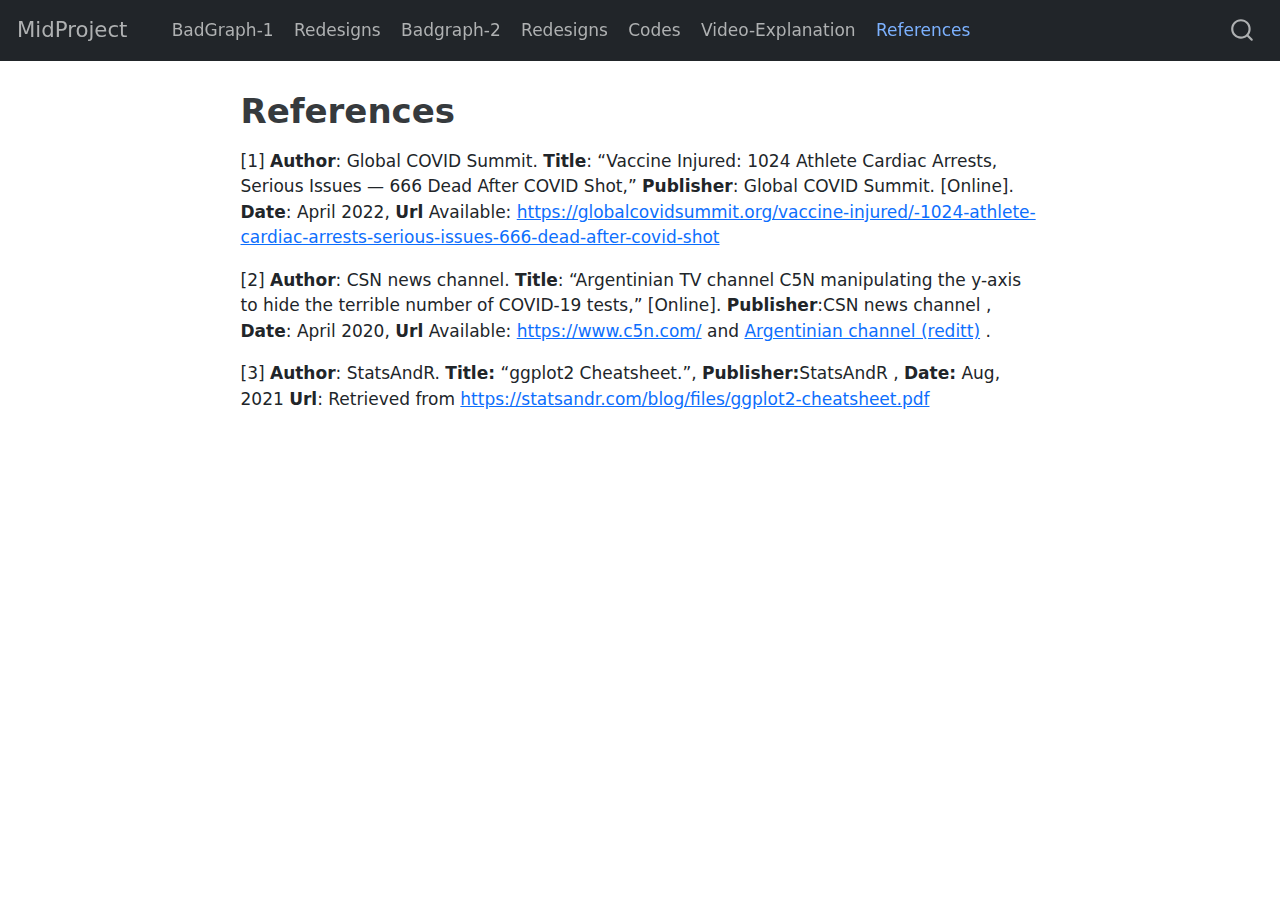
<file: docs/references.html>
<!DOCTYPE html>
<html xmlns="http://www.w3.org/1999/xhtml" lang="en" xml:lang="en"><head>

<meta charset="utf-8">
<meta name="generator" content="quarto-1.3.353">

<meta name="viewport" content="width=device-width, initial-scale=1.0, user-scalable=yes">


<title>MidProject - References</title>
<style>
code{white-space: pre-wrap;}
span.smallcaps{font-variant: small-caps;}
div.columns{display: flex; gap: min(4vw, 1.5em);}
div.column{flex: auto; overflow-x: auto;}
div.hanging-indent{margin-left: 1.5em; text-indent: -1.5em;}
ul.task-list{list-style: none;}
ul.task-list li input[type="checkbox"] {
  width: 0.8em;
  margin: 0 0.8em 0.2em -1em; /* quarto-specific, see https://github.com/quarto-dev/quarto-cli/issues/4556 */ 
  vertical-align: middle;
}
</style>


<script src="site_libs/quarto-nav/quarto-nav.js"></script>
<script src="site_libs/quarto-nav/headroom.min.js"></script>
<script src="site_libs/clipboard/clipboard.min.js"></script>
<script src="site_libs/quarto-search/autocomplete.umd.js"></script>
<script src="site_libs/quarto-search/fuse.min.js"></script>
<script src="site_libs/quarto-search/quarto-search.js"></script>
<meta name="quarto:offset" content="./">
<script src="site_libs/quarto-html/quarto.js"></script>
<script src="site_libs/quarto-html/popper.min.js"></script>
<script src="site_libs/quarto-html/tippy.umd.min.js"></script>
<script src="site_libs/quarto-html/anchor.min.js"></script>
<link href="site_libs/quarto-html/tippy.css" rel="stylesheet">
<link href="site_libs/quarto-html/quarto-syntax-highlighting.css" rel="stylesheet" id="quarto-text-highlighting-styles">
<script src="site_libs/bootstrap/bootstrap.min.js"></script>
<link href="site_libs/bootstrap/bootstrap-icons.css" rel="stylesheet">
<link href="site_libs/bootstrap/bootstrap.min.css" rel="stylesheet" id="quarto-bootstrap" data-mode="light">
<script id="quarto-search-options" type="application/json">{
  "location": "navbar",
  "copy-button": false,
  "collapse-after": 3,
  "panel-placement": "end",
  "type": "overlay",
  "limit": 20,
  "language": {
    "search-no-results-text": "No results",
    "search-matching-documents-text": "matching documents",
    "search-copy-link-title": "Copy link to search",
    "search-hide-matches-text": "Hide additional matches",
    "search-more-match-text": "more match in this document",
    "search-more-matches-text": "more matches in this document",
    "search-clear-button-title": "Clear",
    "search-detached-cancel-button-title": "Cancel",
    "search-submit-button-title": "Submit"
  }
}</script>


</head>

<body class="nav-fixed fullcontent">

<div id="quarto-search-results"></div>
  <header id="quarto-header" class="headroom fixed-top">
    <nav class="navbar navbar-expand-lg navbar-dark ">
      <div class="navbar-container container-fluid">
      <div class="navbar-brand-container">
    <a class="navbar-brand" href="./index.html">
    <span class="navbar-title">MidProject</span>
    </a>
  </div>
            <div id="quarto-search" class="" title="Search"></div>
          <button class="navbar-toggler" type="button" data-bs-toggle="collapse" data-bs-target="#navbarCollapse" aria-controls="navbarCollapse" aria-expanded="false" aria-label="Toggle navigation" onclick="if (window.quartoToggleHeadroom) { window.quartoToggleHeadroom(); }">
  <span class="navbar-toggler-icon"></span>
</button>
          <div class="collapse navbar-collapse" id="navbarCollapse">
            <ul class="navbar-nav navbar-nav-scroll me-auto">
  <li class="nav-item">
    <a class="nav-link" href="./badgraph-1.html" rel="" target="">
 <span class="menu-text">BadGraph-1</span></a>
  </li>  
  <li class="nav-item">
    <a class="nav-link" href="./redesign-1.html" rel="" target="">
 <span class="menu-text">Redesigns</span></a>
  </li>  
  <li class="nav-item">
    <a class="nav-link" href="./badgraph-2.html" rel="" target="">
 <span class="menu-text">Badgraph-2</span></a>
  </li>  
  <li class="nav-item">
    <a class="nav-link" href="./redesign-2.html" rel="" target="">
 <span class="menu-text">Redesigns</span></a>
  </li>  
  <li class="nav-item">
    <a class="nav-link" href="./code.html" rel="" target="">
 <span class="menu-text">Codes</span></a>
  </li>  
  <li class="nav-item">
    <a class="nav-link" href="./video-explanation.html" rel="" target="">
 <span class="menu-text">Video-Explanation</span></a>
  </li>  
  <li class="nav-item">
    <a class="nav-link active" href="./references.html" rel="" target="" aria-current="page">
 <span class="menu-text">References</span></a>
  </li>  
</ul>
            <div class="quarto-navbar-tools ms-auto">
</div>
          </div> <!-- /navcollapse -->
      </div> <!-- /container-fluid -->
    </nav>
</header>
<!-- content -->
<div id="quarto-content" class="quarto-container page-columns page-rows-contents page-layout-article page-navbar">
<!-- sidebar -->
<!-- margin-sidebar -->
    
<!-- main -->
<main class="content" id="quarto-document-content">

<header id="title-block-header" class="quarto-title-block default">
<div class="quarto-title">
<h1 class="title">References</h1>
</div>



<div class="quarto-title-meta">

    
  
    
  </div>
  

</header>

<p>[1] <strong>Author</strong>: Global COVID Summit. <strong>Title</strong>: “Vaccine Injured: 1024 Athlete Cardiac Arrests, Serious Issues — 666 Dead After COVID Shot,” <strong>Publisher</strong>: Global COVID Summit. [Online]. <strong>Date</strong>: April 2022, <strong>Url</strong> Available: <a href="https://globalcovidsummit.org/vaccine-injured/-1024-athlete-cardiac-arrests-serious-issues-666-dead-after-covid-shot" class="uri">https://globalcovidsummit.org/vaccine-injured/-1024-athlete-cardiac-arrests-serious-issues-666-dead-after-covid-shot</a></p>
<p>[2] <strong>Author</strong>: CSN news channel. <strong>Title</strong>: “Argentinian TV channel C5N manipulating the y-axis to hide the terrible number of COVID-19 tests,” [Online]. <strong>Publisher</strong>:CSN news channel , <strong>Date</strong>: April 2020, <strong>Url</strong> Available: <a href="https://www.c5n.com/" class="uri">https://www.c5n.com/</a> and <a href="https://www.reddit.com/r/dataisugly/comments/g07orb/this_graph_in_argentine_tv_showing_the_number_of/?utm_source=amp&amp;utm_medium=&amp;utm_content=post_num_comments.">Argentinian channel (reditt)</a> .</p>
<p>[3] <strong>Author</strong>: StatsAndR. <strong>Title:</strong> “ggplot2 Cheatsheet.”, <strong>Publisher:</strong>StatsAndR , <strong>Date:</strong> Aug, 2021 <strong>Url</strong>: Retrieved from <a href="https://statsandr.com/blog/files/ggplot2-cheatsheet.pdf" class="uri">https://statsandr.com/blog/files/ggplot2-cheatsheet.pdf</a></p>



</main> <!-- /main -->
<script id="quarto-html-after-body" type="application/javascript">
window.document.addEventListener("DOMContentLoaded", function (event) {
  const toggleBodyColorMode = (bsSheetEl) => {
    const mode = bsSheetEl.getAttribute("data-mode");
    const bodyEl = window.document.querySelector("body");
    if (mode === "dark") {
      bodyEl.classList.add("quarto-dark");
      bodyEl.classList.remove("quarto-light");
    } else {
      bodyEl.classList.add("quarto-light");
      bodyEl.classList.remove("quarto-dark");
    }
  }
  const toggleBodyColorPrimary = () => {
    const bsSheetEl = window.document.querySelector("link#quarto-bootstrap");
    if (bsSheetEl) {
      toggleBodyColorMode(bsSheetEl);
    }
  }
  toggleBodyColorPrimary();  
  const icon = "";
  const anchorJS = new window.AnchorJS();
  anchorJS.options = {
    placement: 'right',
    icon: icon
  };
  anchorJS.add('.anchored');
  const isCodeAnnotation = (el) => {
    for (const clz of el.classList) {
      if (clz.startsWith('code-annotation-')) {                     
        return true;
      }
    }
    return false;
  }
  const clipboard = new window.ClipboardJS('.code-copy-button', {
    text: function(trigger) {
      const codeEl = trigger.previousElementSibling.cloneNode(true);
      for (const childEl of codeEl.children) {
        if (isCodeAnnotation(childEl)) {
          childEl.remove();
        }
      }
      return codeEl.innerText;
    }
  });
  clipboard.on('success', function(e) {
    // button target
    const button = e.trigger;
    // don't keep focus
    button.blur();
    // flash "checked"
    button.classList.add('code-copy-button-checked');
    var currentTitle = button.getAttribute("title");
    button.setAttribute("title", "Copied!");
    let tooltip;
    if (window.bootstrap) {
      button.setAttribute("data-bs-toggle", "tooltip");
      button.setAttribute("data-bs-placement", "left");
      button.setAttribute("data-bs-title", "Copied!");
      tooltip = new bootstrap.Tooltip(button, 
        { trigger: "manual", 
          customClass: "code-copy-button-tooltip",
          offset: [0, -8]});
      tooltip.show();    
    }
    setTimeout(function() {
      if (tooltip) {
        tooltip.hide();
        button.removeAttribute("data-bs-title");
        button.removeAttribute("data-bs-toggle");
        button.removeAttribute("data-bs-placement");
      }
      button.setAttribute("title", currentTitle);
      button.classList.remove('code-copy-button-checked');
    }, 1000);
    // clear code selection
    e.clearSelection();
  });
  function tippyHover(el, contentFn) {
    const config = {
      allowHTML: true,
      content: contentFn,
      maxWidth: 500,
      delay: 100,
      arrow: false,
      appendTo: function(el) {
          return el.parentElement;
      },
      interactive: true,
      interactiveBorder: 10,
      theme: 'quarto',
      placement: 'bottom-start'
    };
    window.tippy(el, config); 
  }
  const noterefs = window.document.querySelectorAll('a[role="doc-noteref"]');
  for (var i=0; i<noterefs.length; i++) {
    const ref = noterefs[i];
    tippyHover(ref, function() {
      // use id or data attribute instead here
      let href = ref.getAttribute('data-footnote-href') || ref.getAttribute('href');
      try { href = new URL(href).hash; } catch {}
      const id = href.replace(/^#\/?/, "");
      const note = window.document.getElementById(id);
      return note.innerHTML;
    });
  }
      let selectedAnnoteEl;
      const selectorForAnnotation = ( cell, annotation) => {
        let cellAttr = 'data-code-cell="' + cell + '"';
        let lineAttr = 'data-code-annotation="' +  annotation + '"';
        const selector = 'span[' + cellAttr + '][' + lineAttr + ']';
        return selector;
      }
      const selectCodeLines = (annoteEl) => {
        const doc = window.document;
        const targetCell = annoteEl.getAttribute("data-target-cell");
        const targetAnnotation = annoteEl.getAttribute("data-target-annotation");
        const annoteSpan = window.document.querySelector(selectorForAnnotation(targetCell, targetAnnotation));
        const lines = annoteSpan.getAttribute("data-code-lines").split(",");
        const lineIds = lines.map((line) => {
          return targetCell + "-" + line;
        })
        let top = null;
        let height = null;
        let parent = null;
        if (lineIds.length > 0) {
            //compute the position of the single el (top and bottom and make a div)
            const el = window.document.getElementById(lineIds[0]);
            top = el.offsetTop;
            height = el.offsetHeight;
            parent = el.parentElement.parentElement;
          if (lineIds.length > 1) {
            const lastEl = window.document.getElementById(lineIds[lineIds.length - 1]);
            const bottom = lastEl.offsetTop + lastEl.offsetHeight;
            height = bottom - top;
          }
          if (top !== null && height !== null && parent !== null) {
            // cook up a div (if necessary) and position it 
            let div = window.document.getElementById("code-annotation-line-highlight");
            if (div === null) {
              div = window.document.createElement("div");
              div.setAttribute("id", "code-annotation-line-highlight");
              div.style.position = 'absolute';
              parent.appendChild(div);
            }
            div.style.top = top - 2 + "px";
            div.style.height = height + 4 + "px";
            let gutterDiv = window.document.getElementById("code-annotation-line-highlight-gutter");
            if (gutterDiv === null) {
              gutterDiv = window.document.createElement("div");
              gutterDiv.setAttribute("id", "code-annotation-line-highlight-gutter");
              gutterDiv.style.position = 'absolute';
              const codeCell = window.document.getElementById(targetCell);
              const gutter = codeCell.querySelector('.code-annotation-gutter');
              gutter.appendChild(gutterDiv);
            }
            gutterDiv.style.top = top - 2 + "px";
            gutterDiv.style.height = height + 4 + "px";
          }
          selectedAnnoteEl = annoteEl;
        }
      };
      const unselectCodeLines = () => {
        const elementsIds = ["code-annotation-line-highlight", "code-annotation-line-highlight-gutter"];
        elementsIds.forEach((elId) => {
          const div = window.document.getElementById(elId);
          if (div) {
            div.remove();
          }
        });
        selectedAnnoteEl = undefined;
      };
      // Attach click handler to the DT
      const annoteDls = window.document.querySelectorAll('dt[data-target-cell]');
      for (const annoteDlNode of annoteDls) {
        annoteDlNode.addEventListener('click', (event) => {
          const clickedEl = event.target;
          if (clickedEl !== selectedAnnoteEl) {
            unselectCodeLines();
            const activeEl = window.document.querySelector('dt[data-target-cell].code-annotation-active');
            if (activeEl) {
              activeEl.classList.remove('code-annotation-active');
            }
            selectCodeLines(clickedEl);
            clickedEl.classList.add('code-annotation-active');
          } else {
            // Unselect the line
            unselectCodeLines();
            clickedEl.classList.remove('code-annotation-active');
          }
        });
      }
  const findCites = (el) => {
    const parentEl = el.parentElement;
    if (parentEl) {
      const cites = parentEl.dataset.cites;
      if (cites) {
        return {
          el,
          cites: cites.split(' ')
        };
      } else {
        return findCites(el.parentElement)
      }
    } else {
      return undefined;
    }
  };
  var bibliorefs = window.document.querySelectorAll('a[role="doc-biblioref"]');
  for (var i=0; i<bibliorefs.length; i++) {
    const ref = bibliorefs[i];
    const citeInfo = findCites(ref);
    if (citeInfo) {
      tippyHover(citeInfo.el, function() {
        var popup = window.document.createElement('div');
        citeInfo.cites.forEach(function(cite) {
          var citeDiv = window.document.createElement('div');
          citeDiv.classList.add('hanging-indent');
          citeDiv.classList.add('csl-entry');
          var biblioDiv = window.document.getElementById('ref-' + cite);
          if (biblioDiv) {
            citeDiv.innerHTML = biblioDiv.innerHTML;
          }
          popup.appendChild(citeDiv);
        });
        return popup.innerHTML;
      });
    }
  }
});
</script>
</div> <!-- /content -->



</body></html>
</file>
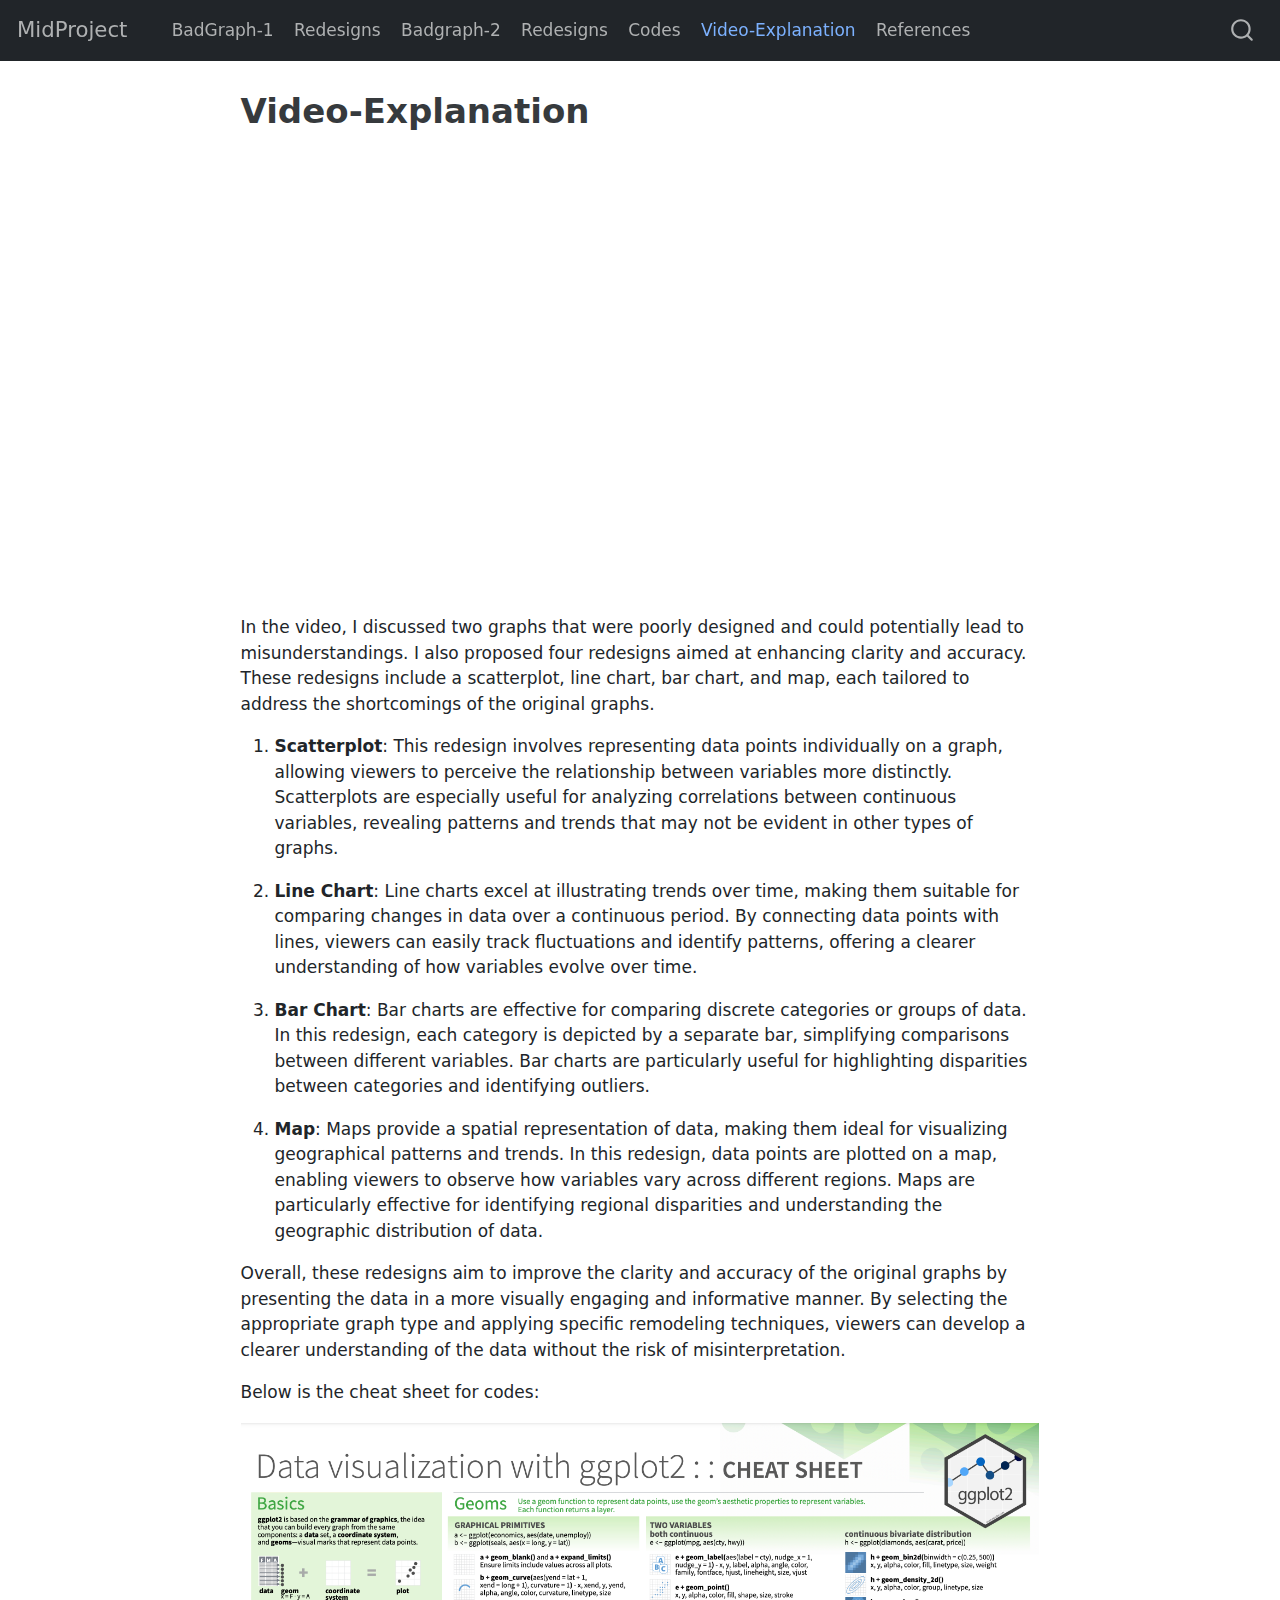
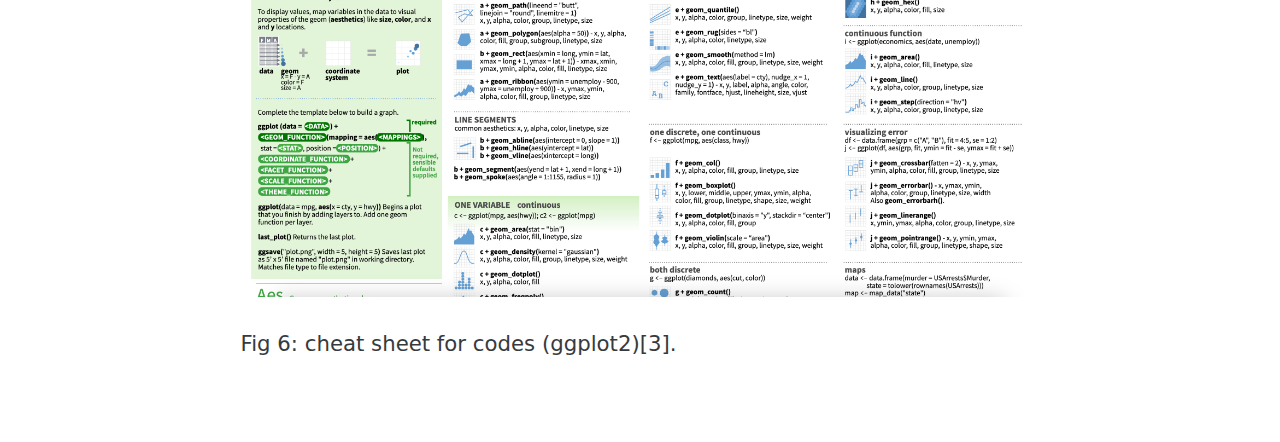
<file: docs/video-explanation.html>
<!DOCTYPE html>
<html xmlns="http://www.w3.org/1999/xhtml" lang="en" xml:lang="en"><head>

<meta charset="utf-8">
<meta name="generator" content="quarto-1.3.353">

<meta name="viewport" content="width=device-width, initial-scale=1.0, user-scalable=yes">


<title>MidProject - Video-Explanation</title>
<style>
code{white-space: pre-wrap;}
span.smallcaps{font-variant: small-caps;}
div.columns{display: flex; gap: min(4vw, 1.5em);}
div.column{flex: auto; overflow-x: auto;}
div.hanging-indent{margin-left: 1.5em; text-indent: -1.5em;}
ul.task-list{list-style: none;}
ul.task-list li input[type="checkbox"] {
  width: 0.8em;
  margin: 0 0.8em 0.2em -1em; /* quarto-specific, see https://github.com/quarto-dev/quarto-cli/issues/4556 */ 
  vertical-align: middle;
}
</style>


<script src="site_libs/quarto-nav/quarto-nav.js"></script>
<script src="site_libs/quarto-nav/headroom.min.js"></script>
<script src="site_libs/clipboard/clipboard.min.js"></script>
<script src="site_libs/quarto-search/autocomplete.umd.js"></script>
<script src="site_libs/quarto-search/fuse.min.js"></script>
<script src="site_libs/quarto-search/quarto-search.js"></script>
<meta name="quarto:offset" content="./">
<script src="site_libs/quarto-html/quarto.js"></script>
<script src="site_libs/quarto-html/popper.min.js"></script>
<script src="site_libs/quarto-html/tippy.umd.min.js"></script>
<script src="site_libs/quarto-html/anchor.min.js"></script>
<link href="site_libs/quarto-html/tippy.css" rel="stylesheet">
<link href="site_libs/quarto-html/quarto-syntax-highlighting.css" rel="stylesheet" id="quarto-text-highlighting-styles">
<script src="site_libs/bootstrap/bootstrap.min.js"></script>
<link href="site_libs/bootstrap/bootstrap-icons.css" rel="stylesheet">
<link href="site_libs/bootstrap/bootstrap.min.css" rel="stylesheet" id="quarto-bootstrap" data-mode="light">
<script id="quarto-search-options" type="application/json">{
  "location": "navbar",
  "copy-button": false,
  "collapse-after": 3,
  "panel-placement": "end",
  "type": "overlay",
  "limit": 20,
  "language": {
    "search-no-results-text": "No results",
    "search-matching-documents-text": "matching documents",
    "search-copy-link-title": "Copy link to search",
    "search-hide-matches-text": "Hide additional matches",
    "search-more-match-text": "more match in this document",
    "search-more-matches-text": "more matches in this document",
    "search-clear-button-title": "Clear",
    "search-detached-cancel-button-title": "Cancel",
    "search-submit-button-title": "Submit"
  }
}</script>


</head>

<body class="nav-fixed fullcontent">

<div id="quarto-search-results"></div>
  <header id="quarto-header" class="headroom fixed-top">
    <nav class="navbar navbar-expand-lg navbar-dark ">
      <div class="navbar-container container-fluid">
      <div class="navbar-brand-container">
    <a class="navbar-brand" href="./index.html">
    <span class="navbar-title">MidProject</span>
    </a>
  </div>
            <div id="quarto-search" class="" title="Search"></div>
          <button class="navbar-toggler" type="button" data-bs-toggle="collapse" data-bs-target="#navbarCollapse" aria-controls="navbarCollapse" aria-expanded="false" aria-label="Toggle navigation" onclick="if (window.quartoToggleHeadroom) { window.quartoToggleHeadroom(); }">
  <span class="navbar-toggler-icon"></span>
</button>
          <div class="collapse navbar-collapse" id="navbarCollapse">
            <ul class="navbar-nav navbar-nav-scroll me-auto">
  <li class="nav-item">
    <a class="nav-link" href="./badgraph-1.html" rel="" target="">
 <span class="menu-text">BadGraph-1</span></a>
  </li>  
  <li class="nav-item">
    <a class="nav-link" href="./redesign-1.html" rel="" target="">
 <span class="menu-text">Redesigns</span></a>
  </li>  
  <li class="nav-item">
    <a class="nav-link" href="./badgraph-2.html" rel="" target="">
 <span class="menu-text">Badgraph-2</span></a>
  </li>  
  <li class="nav-item">
    <a class="nav-link" href="./redesign-2.html" rel="" target="">
 <span class="menu-text">Redesigns</span></a>
  </li>  
  <li class="nav-item">
    <a class="nav-link" href="./code.html" rel="" target="">
 <span class="menu-text">Codes</span></a>
  </li>  
  <li class="nav-item">
    <a class="nav-link active" href="./video-explanation.html" rel="" target="" aria-current="page">
 <span class="menu-text">Video-Explanation</span></a>
  </li>  
  <li class="nav-item">
    <a class="nav-link" href="./references.html" rel="" target="">
 <span class="menu-text">References</span></a>
  </li>  
</ul>
            <div class="quarto-navbar-tools ms-auto">
</div>
          </div> <!-- /navcollapse -->
      </div> <!-- /container-fluid -->
    </nav>
</header>
<!-- content -->
<div id="quarto-content" class="quarto-container page-columns page-rows-contents page-layout-article page-navbar">
<!-- sidebar -->
<!-- margin-sidebar -->
    
<!-- main -->
<main class="content" id="quarto-document-content">

<header id="title-block-header" class="quarto-title-block default">
<div class="quarto-title">
<h1 class="title">Video-Explanation</h1>
</div>



<div class="quarto-title-meta">

    
  
    
  </div>
  

</header>

<div class="quarto-video ratio ratio-16x9"><iframe data-external="1" src="https://www.youtube.com/embed/Cz3I_e30-ps" title="" frameborder="0" allow="accelerometer; autoplay; clipboard-write; encrypted-media; gyroscope; picture-in-picture" allowfullscreen=""></iframe></div>
<p>In the video, I discussed two graphs that were poorly designed and could potentially lead to misunderstandings. I also proposed four redesigns aimed at enhancing clarity and accuracy. These redesigns include a scatterplot, line chart, bar chart, and map, each tailored to address the shortcomings of the original graphs.</p>
<ol type="1">
<li><p><strong>Scatterplot</strong>: This redesign involves representing data points individually on a graph, allowing viewers to perceive the relationship between variables more distinctly. Scatterplots are especially useful for analyzing correlations between continuous variables, revealing patterns and trends that may not be evident in other types of graphs.</p></li>
<li><p><strong>Line Chart</strong>: Line charts excel at illustrating trends over time, making them suitable for comparing changes in data over a continuous period. By connecting data points with lines, viewers can easily track fluctuations and identify patterns, offering a clearer understanding of how variables evolve over time.</p></li>
<li><p><strong>Bar Chart</strong>: Bar charts are effective for comparing discrete categories or groups of data. In this redesign, each category is depicted by a separate bar, simplifying comparisons between different variables. Bar charts are particularly useful for highlighting disparities between categories and identifying outliers.</p></li>
<li><p><strong>Map</strong>: Maps provide a spatial representation of data, making them ideal for visualizing geographical patterns and trends. In this redesign, data points are plotted on a map, enabling viewers to observe how variables vary across different regions. Maps are particularly effective for identifying regional disparities and understanding the geographic distribution of data.</p></li>
</ol>
<p>Overall, these redesigns aim to improve the clarity and accuracy of the original graphs by presenting the data in a more visually engaging and informative manner. By selecting the appropriate graph type and applying specific remodeling techniques, viewers can develop a clearer understanding of the data without the risk of misinterpretation.</p>
<p>Below is the cheat sheet for codes:</p>
<div class="quarto-figure quarto-figure-center">
<figure class="figure">
<p><img src="images/Screenshot 2024-03-10 at 3.43.32 PM.png" class="img-fluid figure-img"></p>
</figure>
</div>
<section id="fig-6-cheat-sheet-for-codes-ggplot23." class="level4">
<h4 class="anchored" data-anchor-id="fig-6-cheat-sheet-for-codes-ggplot23.">Fig 6: cheat sheet for codes (ggplot2)[3].</h4>


</section>

</main> <!-- /main -->
<script id="quarto-html-after-body" type="application/javascript">
window.document.addEventListener("DOMContentLoaded", function (event) {
  const toggleBodyColorMode = (bsSheetEl) => {
    const mode = bsSheetEl.getAttribute("data-mode");
    const bodyEl = window.document.querySelector("body");
    if (mode === "dark") {
      bodyEl.classList.add("quarto-dark");
      bodyEl.classList.remove("quarto-light");
    } else {
      bodyEl.classList.add("quarto-light");
      bodyEl.classList.remove("quarto-dark");
    }
  }
  const toggleBodyColorPrimary = () => {
    const bsSheetEl = window.document.querySelector("link#quarto-bootstrap");
    if (bsSheetEl) {
      toggleBodyColorMode(bsSheetEl);
    }
  }
  toggleBodyColorPrimary();  
  const icon = "";
  const anchorJS = new window.AnchorJS();
  anchorJS.options = {
    placement: 'right',
    icon: icon
  };
  anchorJS.add('.anchored');
  const isCodeAnnotation = (el) => {
    for (const clz of el.classList) {
      if (clz.startsWith('code-annotation-')) {                     
        return true;
      }
    }
    return false;
  }
  const clipboard = new window.ClipboardJS('.code-copy-button', {
    text: function(trigger) {
      const codeEl = trigger.previousElementSibling.cloneNode(true);
      for (const childEl of codeEl.children) {
        if (isCodeAnnotation(childEl)) {
          childEl.remove();
        }
      }
      return codeEl.innerText;
    }
  });
  clipboard.on('success', function(e) {
    // button target
    const button = e.trigger;
    // don't keep focus
    button.blur();
    // flash "checked"
    button.classList.add('code-copy-button-checked');
    var currentTitle = button.getAttribute("title");
    button.setAttribute("title", "Copied!");
    let tooltip;
    if (window.bootstrap) {
      button.setAttribute("data-bs-toggle", "tooltip");
      button.setAttribute("data-bs-placement", "left");
      button.setAttribute("data-bs-title", "Copied!");
      tooltip = new bootstrap.Tooltip(button, 
        { trigger: "manual", 
          customClass: "code-copy-button-tooltip",
          offset: [0, -8]});
      tooltip.show();    
    }
    setTimeout(function() {
      if (tooltip) {
        tooltip.hide();
        button.removeAttribute("data-bs-title");
        button.removeAttribute("data-bs-toggle");
        button.removeAttribute("data-bs-placement");
      }
      button.setAttribute("title", currentTitle);
      button.classList.remove('code-copy-button-checked');
    }, 1000);
    // clear code selection
    e.clearSelection();
  });
  function tippyHover(el, contentFn) {
    const config = {
      allowHTML: true,
      content: contentFn,
      maxWidth: 500,
      delay: 100,
      arrow: false,
      appendTo: function(el) {
          return el.parentElement;
      },
      interactive: true,
      interactiveBorder: 10,
      theme: 'quarto',
      placement: 'bottom-start'
    };
    window.tippy(el, config); 
  }
  const noterefs = window.document.querySelectorAll('a[role="doc-noteref"]');
  for (var i=0; i<noterefs.length; i++) {
    const ref = noterefs[i];
    tippyHover(ref, function() {
      // use id or data attribute instead here
      let href = ref.getAttribute('data-footnote-href') || ref.getAttribute('href');
      try { href = new URL(href).hash; } catch {}
      const id = href.replace(/^#\/?/, "");
      const note = window.document.getElementById(id);
      return note.innerHTML;
    });
  }
      let selectedAnnoteEl;
      const selectorForAnnotation = ( cell, annotation) => {
        let cellAttr = 'data-code-cell="' + cell + '"';
        let lineAttr = 'data-code-annotation="' +  annotation + '"';
        const selector = 'span[' + cellAttr + '][' + lineAttr + ']';
        return selector;
      }
      const selectCodeLines = (annoteEl) => {
        const doc = window.document;
        const targetCell = annoteEl.getAttribute("data-target-cell");
        const targetAnnotation = annoteEl.getAttribute("data-target-annotation");
        const annoteSpan = window.document.querySelector(selectorForAnnotation(targetCell, targetAnnotation));
        const lines = annoteSpan.getAttribute("data-code-lines").split(",");
        const lineIds = lines.map((line) => {
          return targetCell + "-" + line;
        })
        let top = null;
        let height = null;
        let parent = null;
        if (lineIds.length > 0) {
            //compute the position of the single el (top and bottom and make a div)
            const el = window.document.getElementById(lineIds[0]);
            top = el.offsetTop;
            height = el.offsetHeight;
            parent = el.parentElement.parentElement;
          if (lineIds.length > 1) {
            const lastEl = window.document.getElementById(lineIds[lineIds.length - 1]);
            const bottom = lastEl.offsetTop + lastEl.offsetHeight;
            height = bottom - top;
          }
          if (top !== null && height !== null && parent !== null) {
            // cook up a div (if necessary) and position it 
            let div = window.document.getElementById("code-annotation-line-highlight");
            if (div === null) {
              div = window.document.createElement("div");
              div.setAttribute("id", "code-annotation-line-highlight");
              div.style.position = 'absolute';
              parent.appendChild(div);
            }
            div.style.top = top - 2 + "px";
            div.style.height = height + 4 + "px";
            let gutterDiv = window.document.getElementById("code-annotation-line-highlight-gutter");
            if (gutterDiv === null) {
              gutterDiv = window.document.createElement("div");
              gutterDiv.setAttribute("id", "code-annotation-line-highlight-gutter");
              gutterDiv.style.position = 'absolute';
              const codeCell = window.document.getElementById(targetCell);
              const gutter = codeCell.querySelector('.code-annotation-gutter');
              gutter.appendChild(gutterDiv);
            }
            gutterDiv.style.top = top - 2 + "px";
            gutterDiv.style.height = height + 4 + "px";
          }
          selectedAnnoteEl = annoteEl;
        }
      };
      const unselectCodeLines = () => {
        const elementsIds = ["code-annotation-line-highlight", "code-annotation-line-highlight-gutter"];
        elementsIds.forEach((elId) => {
          const div = window.document.getElementById(elId);
          if (div) {
            div.remove();
          }
        });
        selectedAnnoteEl = undefined;
      };
      // Attach click handler to the DT
      const annoteDls = window.document.querySelectorAll('dt[data-target-cell]');
      for (const annoteDlNode of annoteDls) {
        annoteDlNode.addEventListener('click', (event) => {
          const clickedEl = event.target;
          if (clickedEl !== selectedAnnoteEl) {
            unselectCodeLines();
            const activeEl = window.document.querySelector('dt[data-target-cell].code-annotation-active');
            if (activeEl) {
              activeEl.classList.remove('code-annotation-active');
            }
            selectCodeLines(clickedEl);
            clickedEl.classList.add('code-annotation-active');
          } else {
            // Unselect the line
            unselectCodeLines();
            clickedEl.classList.remove('code-annotation-active');
          }
        });
      }
  const findCites = (el) => {
    const parentEl = el.parentElement;
    if (parentEl) {
      const cites = parentEl.dataset.cites;
      if (cites) {
        return {
          el,
          cites: cites.split(' ')
        };
      } else {
        return findCites(el.parentElement)
      }
    } else {
      return undefined;
    }
  };
  var bibliorefs = window.document.querySelectorAll('a[role="doc-biblioref"]');
  for (var i=0; i<bibliorefs.length; i++) {
    const ref = bibliorefs[i];
    const citeInfo = findCites(ref);
    if (citeInfo) {
      tippyHover(citeInfo.el, function() {
        var popup = window.document.createElement('div');
        citeInfo.cites.forEach(function(cite) {
          var citeDiv = window.document.createElement('div');
          citeDiv.classList.add('hanging-indent');
          citeDiv.classList.add('csl-entry');
          var biblioDiv = window.document.getElementById('ref-' + cite);
          if (biblioDiv) {
            citeDiv.innerHTML = biblioDiv.innerHTML;
          }
          popup.appendChild(citeDiv);
        });
        return popup.innerHTML;
      });
    }
  }
});
</script>
</div> <!-- /content -->



</body></html>
</file>
<file: docs/site_libs/quarto-html/tippy.css>
.tippy-box[data-animation=fade][data-state=hidden]{opacity:0}[data-tippy-root]{max-width:calc(100vw - 10px)}.tippy-box{position:relative;background-color:#333;color:#fff;border-radius:4px;font-size:14px;line-height:1.4;white-space:normal;outline:0;transition-property:transform,visibility,opacity}.tippy-box[data-placement^=top]>.tippy-arrow{bottom:0}.tippy-box[data-placement^=top]>.tippy-arrow:before{bottom:-7px;left:0;border-width:8px 8px 0;border-top-color:initial;transform-origin:center top}.tippy-box[data-placement^=bottom]>.tippy-arrow{top:0}.tippy-box[data-placement^=bottom]>.tippy-arrow:before{top:-7px;left:0;border-width:0 8px 8px;border-bottom-color:initial;transform-origin:center bottom}.tippy-box[data-placement^=left]>.tippy-arrow{right:0}.tippy-box[data-placement^=left]>.tippy-arrow:before{border-width:8px 0 8px 8px;border-left-color:initial;right:-7px;transform-origin:center left}.tippy-box[data-placement^=right]>.tippy-arrow{left:0}.tippy-box[data-placement^=right]>.tippy-arrow:before{left:-7px;border-width:8px 8px 8px 0;border-right-color:initial;transform-origin:center right}.tippy-box[data-inertia][data-state=visible]{transition-timing-function:cubic-bezier(.54,1.5,.38,1.11)}.tippy-arrow{width:16px;height:16px;color:#333}.tippy-arrow:before{content:"";position:absolute;border-color:transparent;border-style:solid}.tippy-content{position:relative;padding:5px 9px;z-index:1}
</file>
<file: docs/site_libs/quarto-html/quarto-syntax-highlighting.css>
/* quarto syntax highlight colors */
:root {
  --quarto-hl-ot-color: #003B4F;
  --quarto-hl-at-color: #657422;
  --quarto-hl-ss-color: #20794D;
  --quarto-hl-an-color: #5E5E5E;
  --quarto-hl-fu-color: #4758AB;
  --quarto-hl-st-color: #20794D;
  --quarto-hl-cf-color: #003B4F;
  --quarto-hl-op-color: #5E5E5E;
  --quarto-hl-er-color: #AD0000;
  --quarto-hl-bn-color: #AD0000;
  --quarto-hl-al-color: #AD0000;
  --quarto-hl-va-color: #111111;
  --quarto-hl-bu-color: inherit;
  --quarto-hl-ex-color: inherit;
  --quarto-hl-pp-color: #AD0000;
  --quarto-hl-in-color: #5E5E5E;
  --quarto-hl-vs-color: #20794D;
  --quarto-hl-wa-color: #5E5E5E;
  --quarto-hl-do-color: #5E5E5E;
  --quarto-hl-im-color: #00769E;
  --quarto-hl-ch-color: #20794D;
  --quarto-hl-dt-color: #AD0000;
  --quarto-hl-fl-color: #AD0000;
  --quarto-hl-co-color: #5E5E5E;
  --quarto-hl-cv-color: #5E5E5E;
  --quarto-hl-cn-color: #8f5902;
  --quarto-hl-sc-color: #5E5E5E;
  --quarto-hl-dv-color: #AD0000;
  --quarto-hl-kw-color: #003B4F;
}

/* other quarto variables */
:root {
  --quarto-font-monospace: SFMono-Regular, Menlo, Monaco, Consolas, "Liberation Mono", "Courier New", monospace;
}

pre > code.sourceCode > span {
  color: #003B4F;
}

code span {
  color: #003B4F;
}

code.sourceCode > span {
  color: #003B4F;
}

div.sourceCode,
div.sourceCode pre.sourceCode {
  color: #003B4F;
}

code span.ot {
  color: #003B4F;
  font-style: inherit;
}

code span.at {
  color: #657422;
  font-style: inherit;
}

code span.ss {
  color: #20794D;
  font-style: inherit;
}

code span.an {
  color: #5E5E5E;
  font-style: inherit;
}

code span.fu {
  color: #4758AB;
  font-style: inherit;
}

code span.st {
  color: #20794D;
  font-style: inherit;
}

code span.cf {
  color: #003B4F;
  font-style: inherit;
}

code span.op {
  color: #5E5E5E;
  font-style: inherit;
}

code span.er {
  color: #AD0000;
  font-style: inherit;
}

code span.bn {
  color: #AD0000;
  font-style: inherit;
}

code span.al {
  color: #AD0000;
  font-style: inherit;
}

code span.va {
  color: #111111;
  font-style: inherit;
}

code span.bu {
  font-style: inherit;
}

code span.ex {
  font-style: inherit;
}

code span.pp {
  color: #AD0000;
  font-style: inherit;
}

code span.in {
  color: #5E5E5E;
  font-style: inherit;
}

code span.vs {
  color: #20794D;
  font-style: inherit;
}

code span.wa {
  color: #5E5E5E;
  font-style: italic;
}

code span.do {
  color: #5E5E5E;
  font-style: italic;
}

code span.im {
  color: #00769E;
  font-style: inherit;
}

code span.ch {
  color: #20794D;
  font-style: inherit;
}

code span.dt {
  color: #AD0000;
  font-style: inherit;
}

code span.fl {
  color: #AD0000;
  font-style: inherit;
}

code span.co {
  color: #5E5E5E;
  font-style: inherit;
}

code span.cv {
  color: #5E5E5E;
  font-style: italic;
}

code span.cn {
  color: #8f5902;
  font-style: inherit;
}

code span.sc {
  color: #5E5E5E;
  font-style: inherit;
}

code span.dv {
  color: #AD0000;
  font-style: inherit;
}

code span.kw {
  color: #003B4F;
  font-style: inherit;
}

.prevent-inlining {
  content: "</";
}

/*# sourceMappingURL=debc5d5d77c3f9108843748ff7464032.css.map */
</file>
